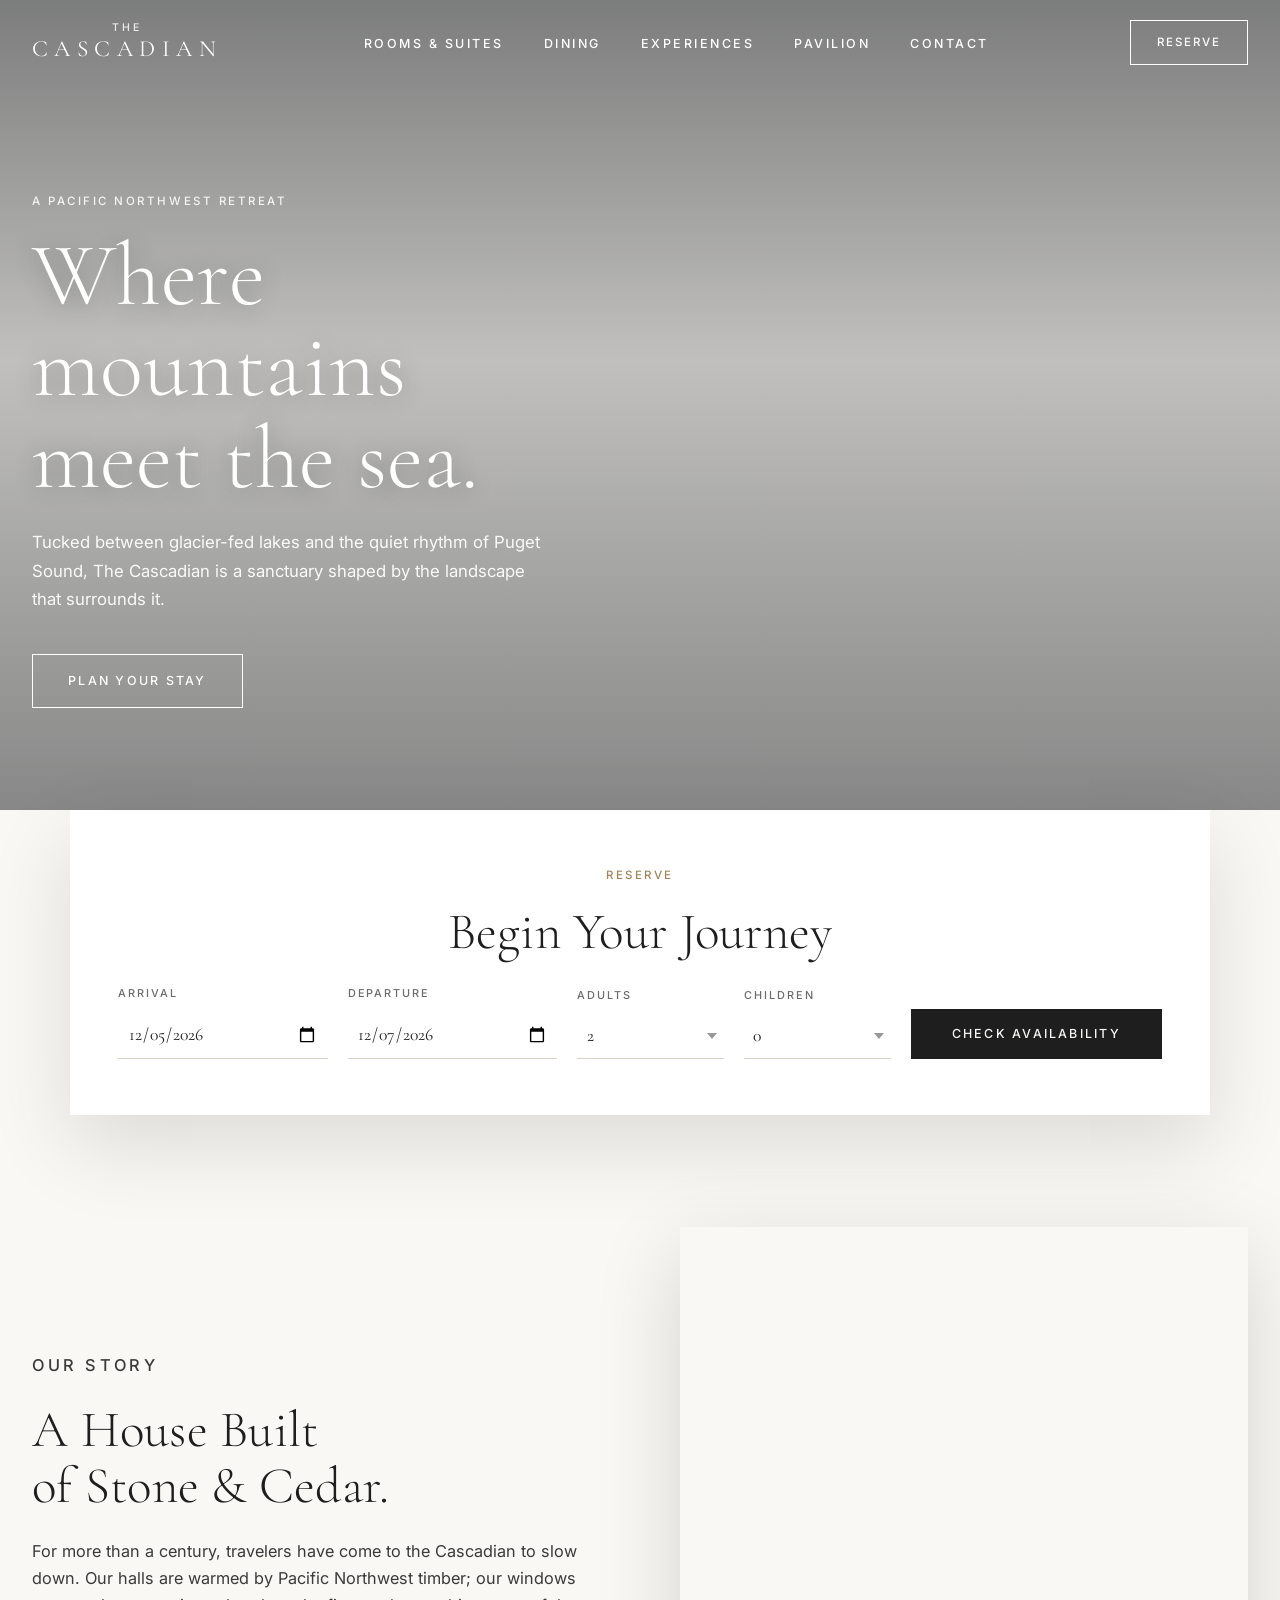
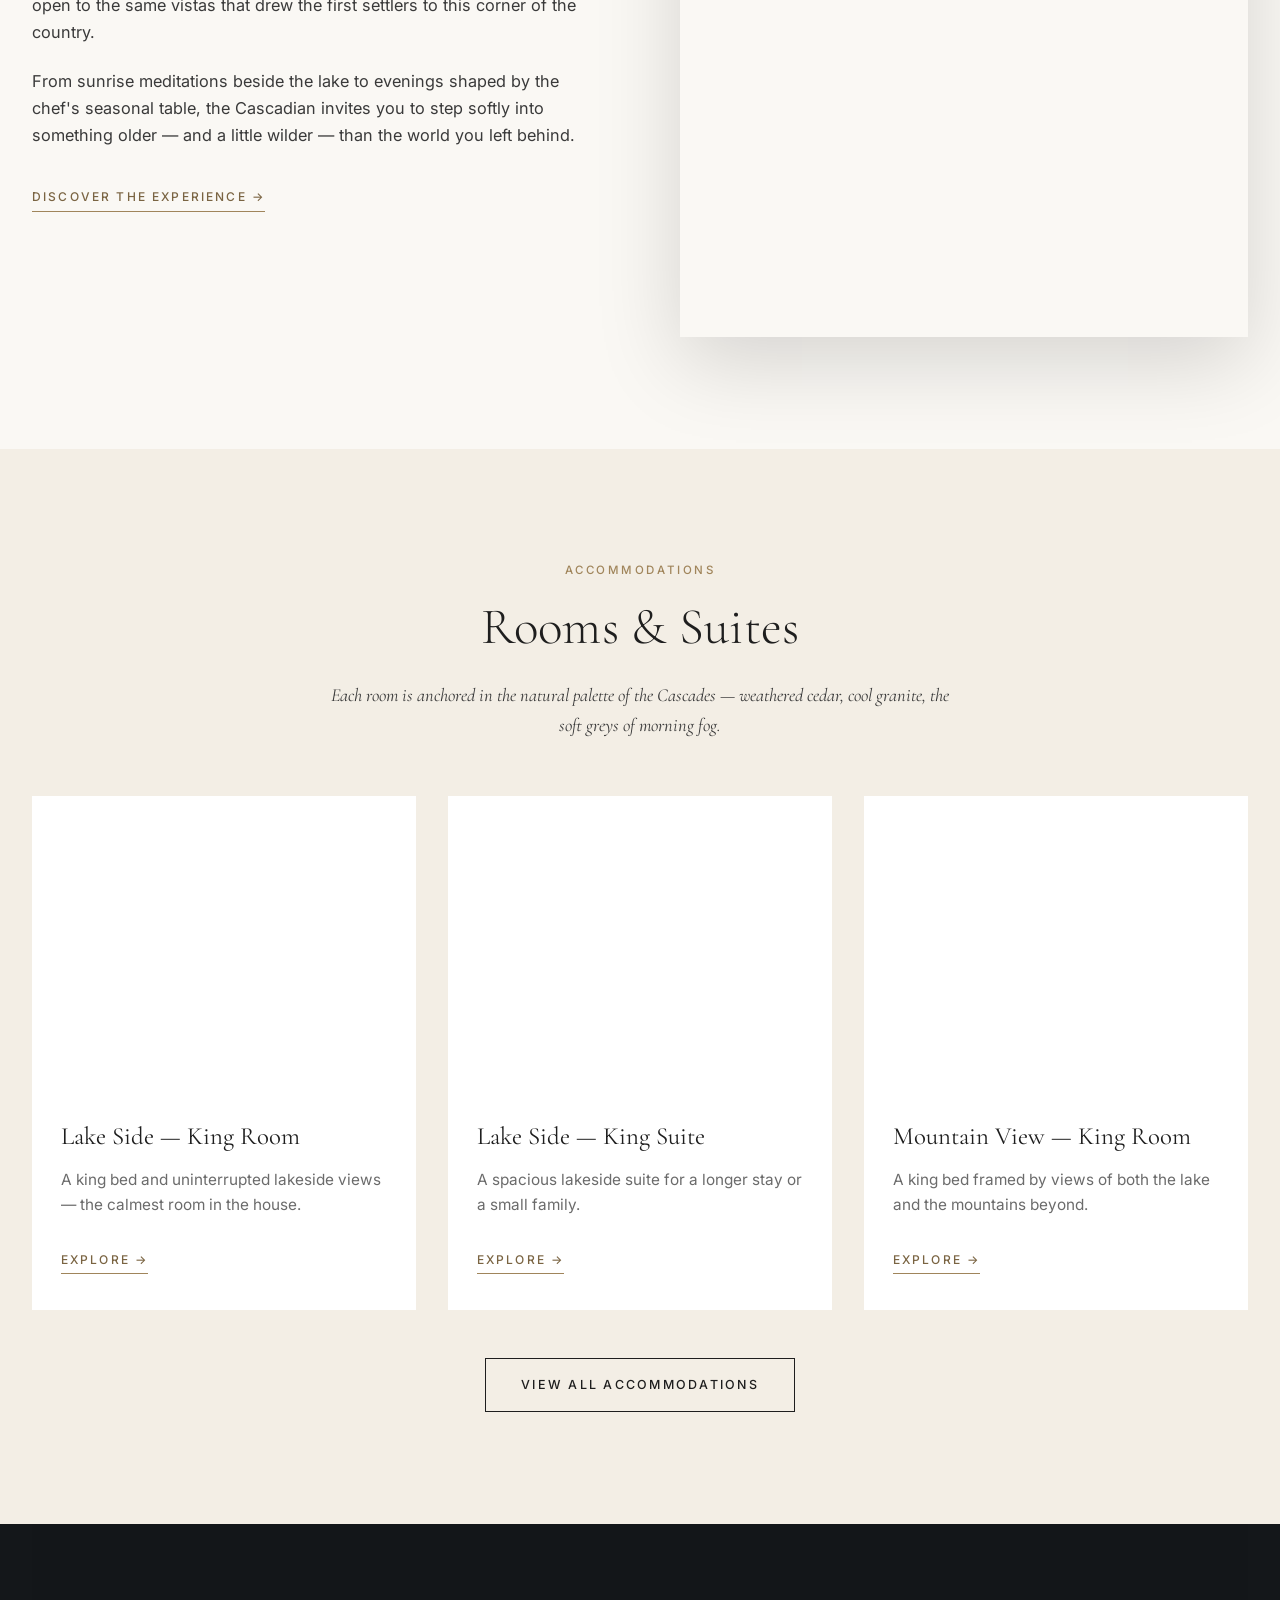
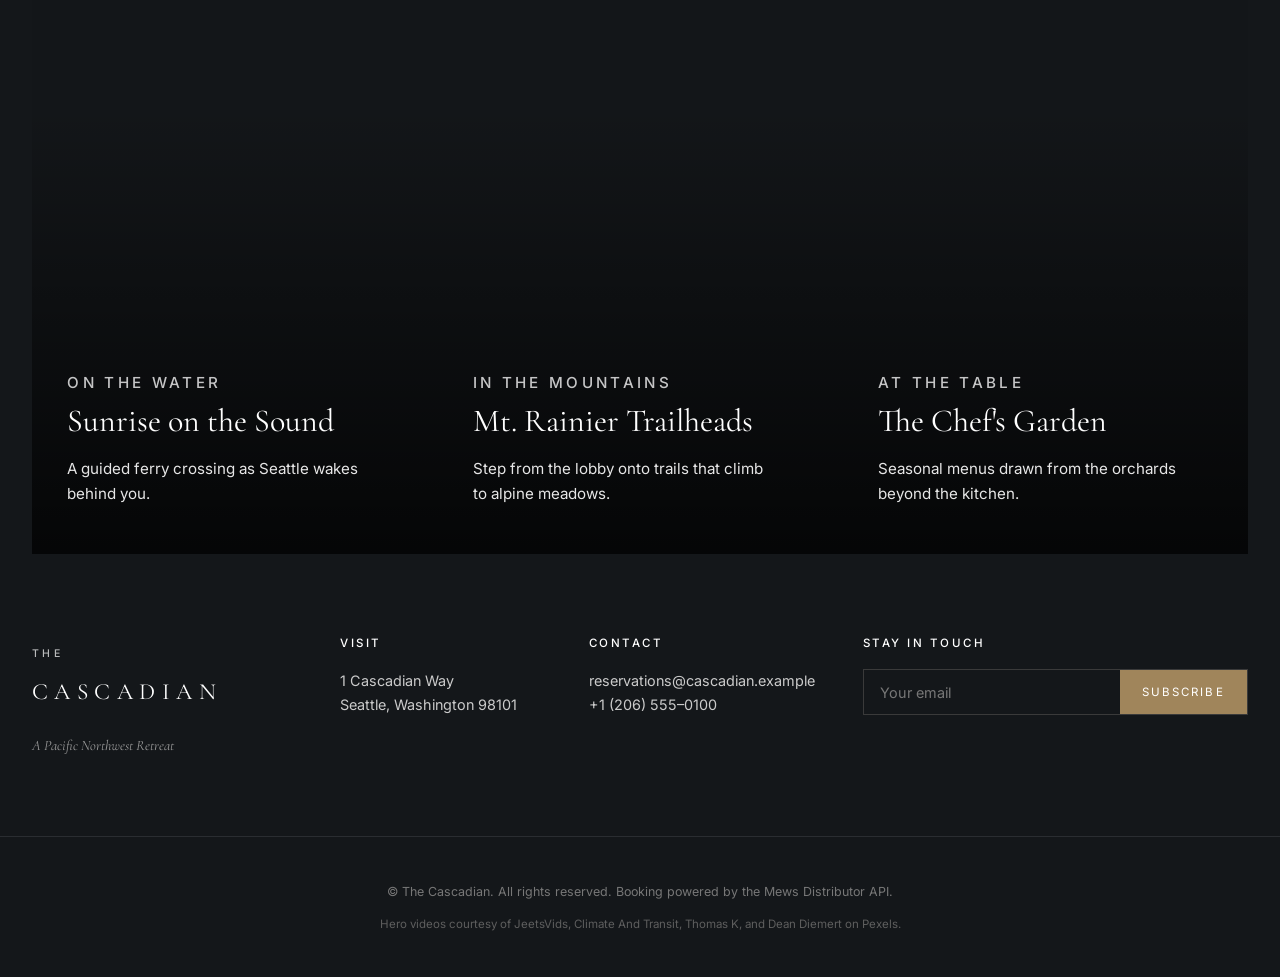
<file: index.html>
<!DOCTYPE html>
<html lang="en">
<head>
  <meta charset="UTF-8" />
  <meta name="viewport" content="width=device-width, initial-scale=1.0" />
  <title>The Cascadian — A Pacific Northwest Retreat</title>
  <meta name="description" content="The Cascadian — a luxury hideaway in the heart of the Pacific Northwest. Glacier vistas, alpine forests, and the timeless calm of the Sound." />

  <link rel="preconnect" href="https://fonts.googleapis.com" />
  <link rel="preconnect" href="https://fonts.gstatic.com" crossorigin />
  <link href="https://fonts.googleapis.com/css2?family=Cormorant+Garamond:wght@300;400;500;600&family=Inter:wght@300;400;500;600&display=swap" rel="stylesheet" />

  <link rel="stylesheet" href="css/main.css" />
  <link rel="stylesheet" href="css/booking.css" />
</head>
<body>

  <!-- ===================== NAV ===================== -->
  <header class="site-header" id="site-header">
    <div class="nav-inner">
      <a href="index.html" class="brand">
        <span class="brand-mark">THE</span>
        <span class="brand-name">CASCADIAN</span>
      </a>

      <nav class="primary-nav" aria-label="Primary">
        <ul>
          <li><a href="rooms.html">Rooms &amp; Suites</a></li>
          <li><a href="dining.html">Dining</a></li>
          <li><a href="experiences.html">Experiences</a></li>
          <li><a href="pavilion.html">Pavilion</a></li>
          <li><a href="#contact">Contact</a></li>
        </ul>
      </nav>

      <a href="#booking" class="cta-book">Reserve</a>
    </div>
  </header>

  <!-- ===================== HERO ===================== -->
  <section class="hero" id="hero">
    <div class="hero-video-stage" aria-hidden="true">
      <video class="hero-video active" autoplay muted loop playsinline preload="auto"
             data-credit="Video by JeetsVids / Pexels"
             src="https://github.com/blainehindman-mews/demo-api-booking-engine/releases/download/v1.0/hero-4-seattle-sunrise.mp4"></video>
      <video class="hero-video" muted loop playsinline preload="auto"
             data-credit="Video by Climate And Transit / Pexels"
             src="https://github.com/blainehindman-mews/demo-api-booking-engine/releases/download/v1.0/hero-3-seattle-from-ferry.mp4"></video>
      <video class="hero-video" muted loop playsinline preload="auto"
             data-credit="Video by Thomas K / Pexels"
             src="https://github.com/blainehindman-mews/demo-api-booking-engine/releases/download/v1.0/hero-5-diablo-lake.mp4"></video>
      <video class="hero-video" muted loop playsinline preload="auto"
             data-credit="Video by Dean Diemert / Pexels"
             src="https://github.com/blainehindman-mews/demo-api-booking-engine/releases/download/v1.0/hero-6-mt-rainier.mp4"></video>
      <video class="hero-video" muted loop playsinline preload="auto"
             data-credit="Video by JeetsVids / Pexels"
             src="https://github.com/blainehindman-mews/demo-api-booking-engine/releases/download/v1.0/hero-7-seattle-sailboat.mp4"></video>
      <div class="hero-tint"></div>
    </div>

    <div class="hero-copy">
      <p class="eyebrow">A Pacific Northwest Retreat</p>
      <h1 class="hero-title">
        Where mountains<br/>
        meet the sea.
      </h1>
      <p class="hero-sub">
        Tucked between glacier-fed lakes and the quiet rhythm of Puget Sound,
        The Cascadian is a sanctuary shaped by the landscape that surrounds it.
      </p>
      <a href="#booking" class="hero-cta">Plan Your Stay</a>
    </div>

    <div class="hero-credit" id="hero-credit"></div>

    <div class="hero-dots" aria-hidden="true">
      <button class="dot active" data-i="0"></button>
      <button class="dot" data-i="1"></button>
      <button class="dot" data-i="2"></button>
      <button class="dot" data-i="3"></button>
      <button class="dot" data-i="4"></button>
    </div>
  </section>

  <!-- ===================== BOOKING WIDGET ===================== -->
  <section class="booking-section" id="booking">
    <div class="container">
      <div class="booking-card">
        <p class="eyebrow center">Reserve</p>
        <h2 class="section-title center">Begin Your Journey</h2>

        <form id="booking-form" class="booking-form" autocomplete="off">
          <div class="field">
            <label for="arrival">Arrival</label>
            <input type="date" id="arrival" name="arrival" required />
          </div>
          <div class="field">
            <label for="departure">Departure</label>
            <input type="date" id="departure" name="departure" required />
          </div>
          <div class="field">
            <label for="adults">Adults</label>
            <select id="adults" name="adults">
              <option value="1">1</option>
              <option value="2" selected>2</option>
              <option value="3">3</option>
              <option value="4">4</option>
            </select>
          </div>
          <div class="field">
            <label for="children">Children</label>
            <select id="children" name="children">
              <option value="0" selected>0</option>
              <option value="1">1</option>
              <option value="2">2</option>
              <option value="3">3</option>
            </select>
          </div>
          <button type="submit" class="btn-primary">Check Availability</button>
        </form>

        <div id="availability-results" class="availability-results" aria-live="polite"></div>
      </div>
    </div>
  </section>

  <!-- ===================== STORY ===================== -->
  <section class="story">
    <div class="container two-col">
      <div class="col-text">
        <p class="eyebrow">Our Story</p>
        <h2 class="section-title">A House Built<br/>of Stone &amp; Cedar.</h2>
        <p>
          For more than a century, travelers have come to the Cascadian to slow
          down. Our halls are warmed by Pacific Northwest timber; our windows
          open to the same vistas that drew the first settlers to this corner of
          the country.
        </p>
        <p>
          From sunrise meditations beside the lake to evenings shaped by the
          chef's seasonal table, the Cascadian invites you to step softly into
          something older &mdash; and a little wilder &mdash; than the world you left behind.
        </p>
        <a href="experiences.html" class="link-arrow">Discover the Experience &rarr;</a>
      </div>
      <div class="col-image">
        <div class="image-frame frame-1"></div>
      </div>
    </div>
  </section>

  <!-- ===================== ROOMS PREVIEW ===================== -->
  <section class="rooms-preview">
    <div class="container">
      <p class="eyebrow center">Accommodations</p>
      <h2 class="section-title center">Rooms &amp; Suites</h2>
      <p class="section-sub center">
        Each room is anchored in the natural palette of the Cascades &mdash;
        weathered cedar, cool granite, the soft greys of morning fog.
      </p>

      <div class="rooms-grid" id="rooms-grid">
        <!-- Three signature categories — pulled from the real Mews inventory. -->
        <article class="room-card">
          <div class="room-image" style="background-image:url('https://cdn.mews-demo.com/Media/Image/dbbd5297-ca27-407a-87df-b4200133aa9d')"></div>
          <div class="room-body">
            <h3>Lake Side &mdash; King Room</h3>
            <p>A king bed and uninterrupted lakeside views &mdash; the calmest room in the house.</p>
            <a href="rooms.html" class="link-arrow">Explore &rarr;</a>
          </div>
        </article>
        <article class="room-card">
          <div class="room-image" style="background-image:url('https://cdn.mews-demo.com/Media/Image/3877921a-9c69-4304-b982-b41f011500d8')"></div>
          <div class="room-body">
            <h3>Lake Side &mdash; King Suite</h3>
            <p>A spacious lakeside suite for a longer stay or a small family.</p>
            <a href="rooms.html" class="link-arrow">Explore &rarr;</a>
          </div>
        </article>
        <article class="room-card">
          <div class="room-image" style="background-image:url('https://cdn.mews-demo.com/Media/Image/ed20877c-2d52-4e7a-87a0-b40c013f46dc')"></div>
          <div class="room-body">
            <h3>Mountain View &mdash; King Room</h3>
            <p>A king bed framed by views of both the lake and the mountains beyond.</p>
            <a href="rooms.html" class="link-arrow">Explore &rarr;</a>
          </div>
        </article>
      </div>

      <div class="center" style="margin-top: 3rem;">
        <a href="rooms.html" class="btn-secondary">View All Accommodations</a>
      </div>
    </div>
  </section>

  <!-- ===================== EXPERIENCES PREVIEW ===================== -->
  <section class="experiences-preview">
    <div class="container">
      <div class="exp-grid">
        <div class="exp-tile exp-tile-1">
          <div class="exp-overlay">
            <p class="eyebrow light">On the Water</p>
            <h3>Sunrise on the Sound</h3>
            <p>A guided ferry crossing as Seattle wakes behind you.</p>
          </div>
        </div>
        <div class="exp-tile exp-tile-2">
          <div class="exp-overlay">
            <p class="eyebrow light">In the Mountains</p>
            <h3>Mt. Rainier Trailheads</h3>
            <p>Step from the lobby onto trails that climb to alpine meadows.</p>
          </div>
        </div>
        <div class="exp-tile exp-tile-3">
          <div class="exp-overlay">
            <p class="eyebrow light">At the Table</p>
            <h3>The Chef's Garden</h3>
            <p>Seasonal menus drawn from the orchards beyond the kitchen.</p>
          </div>
        </div>
      </div>
    </div>
  </section>

  <!-- ===================== FOOTER ===================== -->
  <footer class="site-footer" id="contact">
    <div class="container footer-grid">
      <div>
        <p class="brand-mark dark">THE</p>
        <p class="brand-name dark">CASCADIAN</p>
        <p class="footer-tag">A Pacific Northwest Retreat</p>
      </div>
      <div>
        <h4>Visit</h4>
        <p>1 Cascadian Way<br/>Seattle, Washington 98101</p>
      </div>
      <div>
        <h4>Contact</h4>
        <p>reservations@cascadian.example<br/>+1 (206) 555&ndash;0100</p>
      </div>
      <div>
        <h4>Stay in Touch</h4>
        <form class="newsletter" onsubmit="event.preventDefault(); this.querySelector('button').textContent='Subscribed';">
          <input type="email" placeholder="Your email" required />
          <button type="submit">Subscribe</button>
        </form>
      </div>
    </div>
    <div class="footer-base">
      <p>&copy; The Cascadian. All rights reserved. Booking powered by the Mews Distributor API.</p>
      <p class="legal-small">Hero videos courtesy of JeetsVids, Climate And Transit, Thomas K, and Dean Diemert on Pexels.</p>
    </div>
  </footer>

  <script src="js/config.js"></script>
  <script src="js/main.js"></script>
  <script src="js/booking.js"></script>
</body>
</html>
</file>
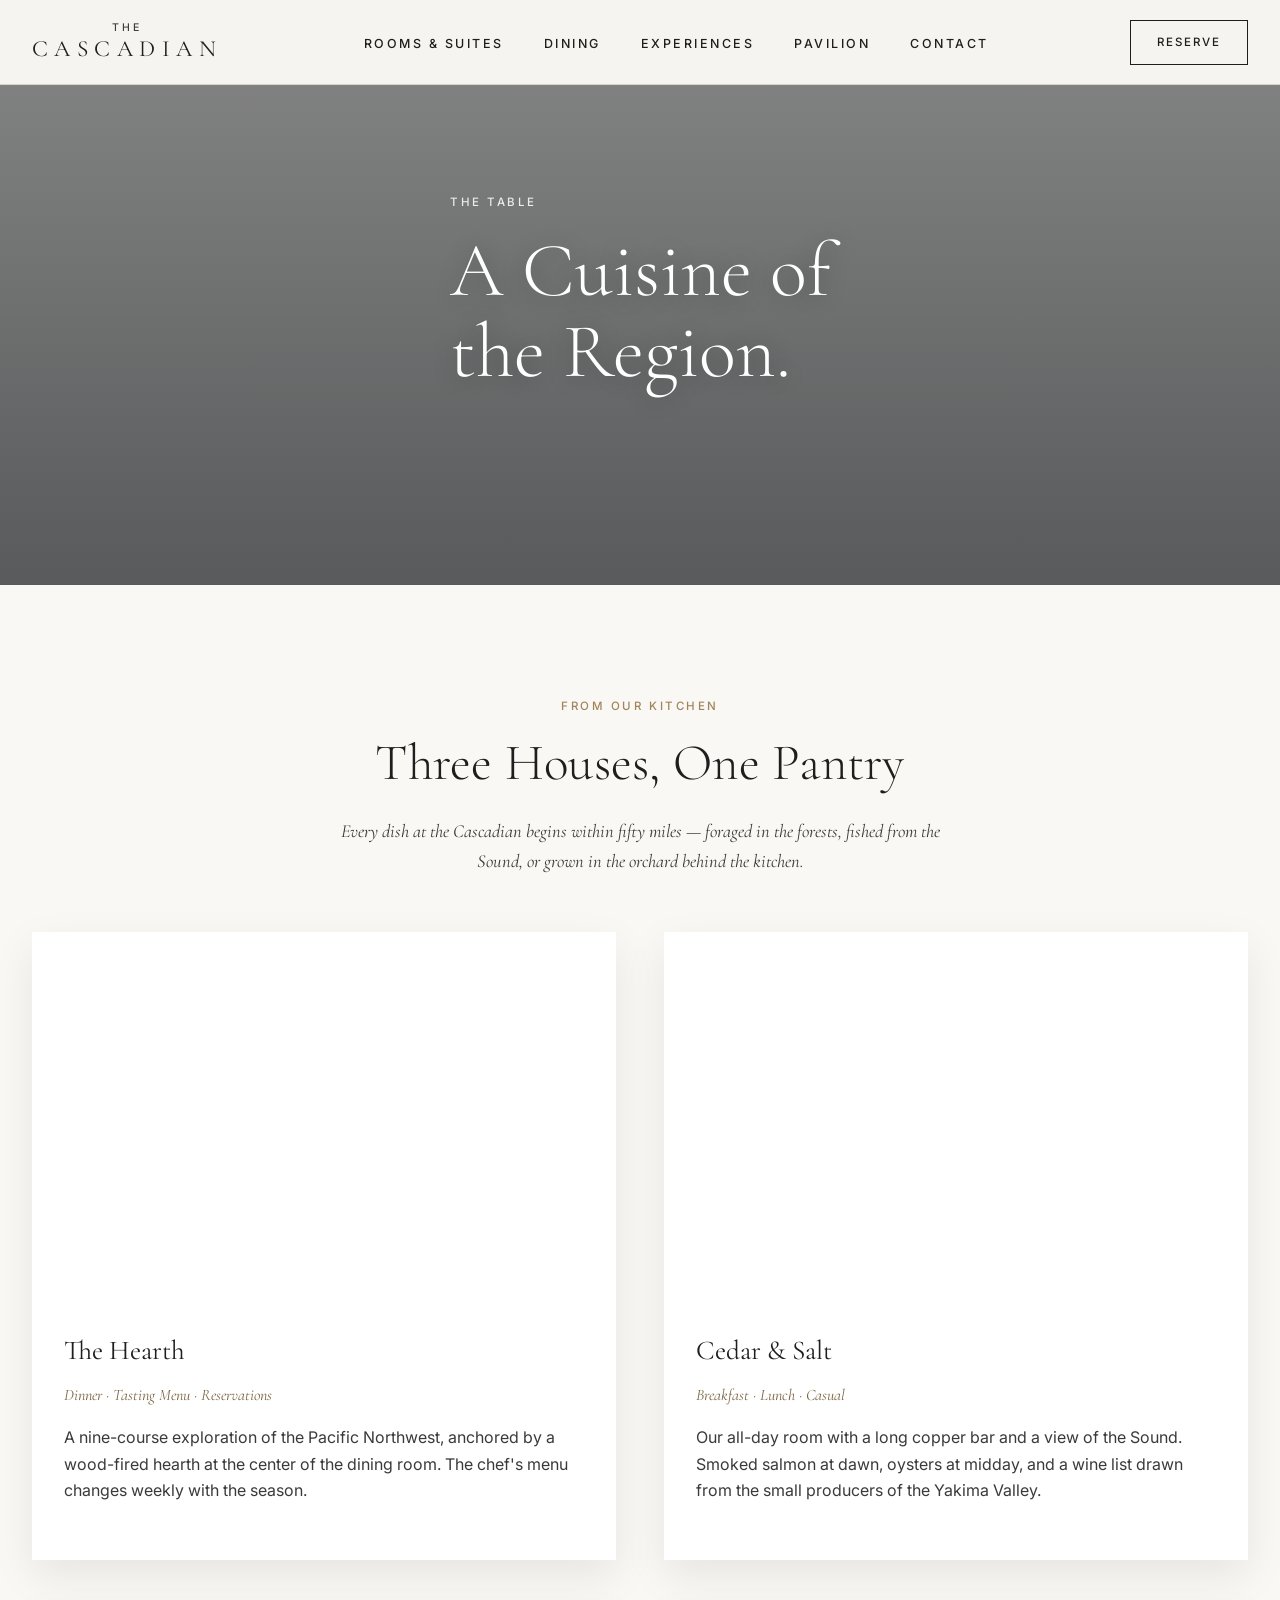
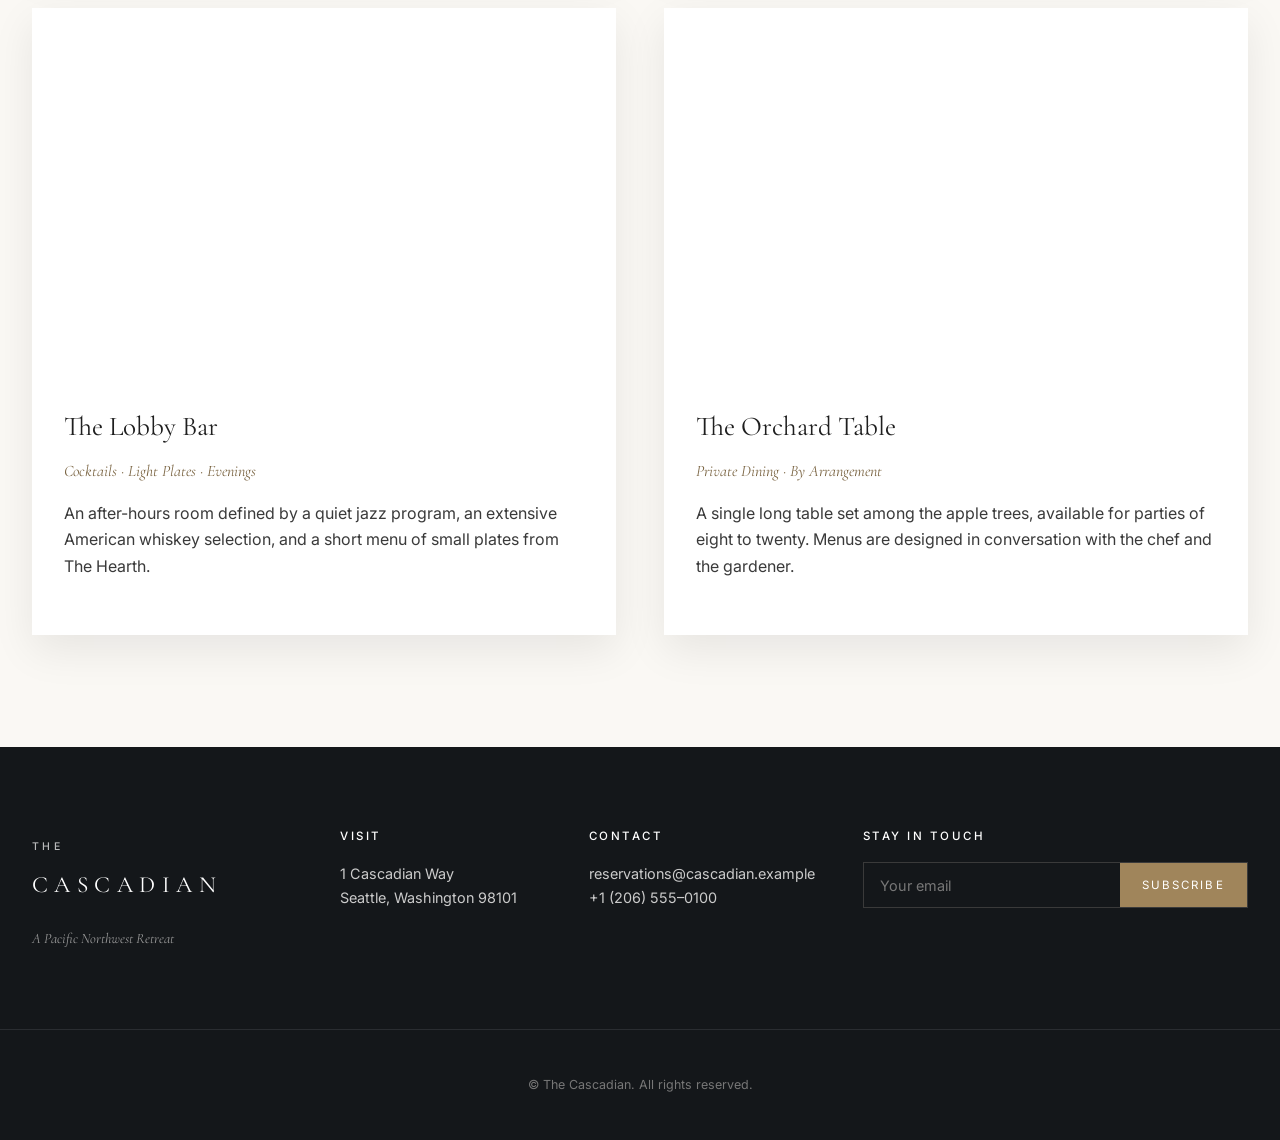
<file: dining.html>
<!DOCTYPE html>
<html lang="en">
<head>
  <meta charset="UTF-8" />
  <meta name="viewport" content="width=device-width, initial-scale=1.0" />
  <title>Dining — The Cascadian</title>
  <link rel="preconnect" href="https://fonts.googleapis.com" />
  <link rel="preconnect" href="https://fonts.gstatic.com" crossorigin />
  <link href="https://fonts.googleapis.com/css2?family=Cormorant+Garamond:wght@300;400;500;600&family=Inter:wght@300;400;500;600&display=swap" rel="stylesheet" />
  <link rel="stylesheet" href="css/main.css" />
</head>
<body>

  <header class="site-header scrolled" id="site-header">
    <div class="nav-inner">
      <a href="index.html" class="brand">
        <span class="brand-mark">THE</span>
        <span class="brand-name">CASCADIAN</span>
      </a>
      <nav class="primary-nav" aria-label="Primary">
        <ul>
          <li><a href="rooms.html">Rooms &amp; Suites</a></li>
          <li><a href="dining.html">Dining</a></li>
          <li><a href="experiences.html">Experiences</a></li>
          <li><a href="pavilion.html">Pavilion</a></li>
          <li><a href="index.html#contact">Contact</a></li>
        </ul>
      </nav>
      <a href="index.html#booking" class="cta-book">Reserve</a>
    </div>
  </header>

  <section class="subhero dining">
    <div class="container">
      <p class="eyebrow">The Table</p>
      <h1>A Cuisine of<br/>the Region.</h1>
    </div>
  </section>

  <section>
    <div class="container">
      <p class="eyebrow center">From Our Kitchen</p>
      <h2 class="section-title center">Three Houses, One Pantry</h2>
      <p class="section-sub center">
        Every dish at the Cascadian begins within fifty miles &mdash; foraged
        in the forests, fished from the Sound, or grown in the orchard behind
        the kitchen.
      </p>

      <div class="dining-grid">
        <article class="dining-card">
          <div class="di-img" style="background-image:url('https://images.unsplash.com/photo-1414235077428-338989a2e8c0?auto=format&fit=crop&w=1400&q=80')"></div>
          <div class="di-body">
            <h3>The Hearth</h3>
            <p class="di-sub">Dinner · Tasting Menu · Reservations</p>
            <p>A nine-course exploration of the Pacific Northwest, anchored by a wood-fired hearth at the center of the dining room. The chef's menu changes weekly with the season.</p>
          </div>
        </article>

        <article class="dining-card">
          <div class="di-img" style="background-image:url('https://images.unsplash.com/photo-1481931098730-318b6f776db0?auto=format&fit=crop&w=1400&q=80')"></div>
          <div class="di-body">
            <h3>Cedar &amp; Salt</h3>
            <p class="di-sub">Breakfast · Lunch · Casual</p>
            <p>Our all-day room with a long copper bar and a view of the Sound. Smoked salmon at dawn, oysters at midday, and a wine list drawn from the small producers of the Yakima Valley.</p>
          </div>
        </article>

        <article class="dining-card">
          <div class="di-img" style="background-image:url('https://images.unsplash.com/photo-1470337458703-46ad1756a187?auto=format&fit=crop&w=1400&q=80')"></div>
          <div class="di-body">
            <h3>The Lobby Bar</h3>
            <p class="di-sub">Cocktails · Light Plates · Evenings</p>
            <p>An after-hours room defined by a quiet jazz program, an extensive American whiskey selection, and a short menu of small plates from The Hearth.</p>
          </div>
        </article>

        <article class="dining-card">
          <div class="di-img" style="background-image:url('https://images.unsplash.com/photo-1559339352-11d035aa65de?auto=format&fit=crop&w=1400&q=80')"></div>
          <div class="di-body">
            <h3>The Orchard Table</h3>
            <p class="di-sub">Private Dining · By Arrangement</p>
            <p>A single long table set among the apple trees, available for parties of eight to twenty. Menus are designed in conversation with the chef and the gardener.</p>
          </div>
        </article>
      </div>
    </div>
  </section>

  <footer class="site-footer">
    <div class="container footer-grid">
      <div>
        <p class="brand-mark dark">THE</p>
        <p class="brand-name dark">CASCADIAN</p>
        <p class="footer-tag">A Pacific Northwest Retreat</p>
      </div>
      <div>
        <h4>Visit</h4>
        <p>1 Cascadian Way<br/>Seattle, Washington 98101</p>
      </div>
      <div>
        <h4>Contact</h4>
        <p>reservations@cascadian.example<br/>+1 (206) 555&ndash;0100</p>
      </div>
      <div>
        <h4>Stay in Touch</h4>
        <form class="newsletter" onsubmit="event.preventDefault(); this.querySelector('button').textContent='Subscribed';">
          <input type="email" placeholder="Your email" required />
          <button type="submit">Subscribe</button>
        </form>
      </div>
    </div>
    <div class="footer-base">
      <p>&copy; The Cascadian. All rights reserved.</p>
    </div>
  </footer>
</body>
</html>
</file>
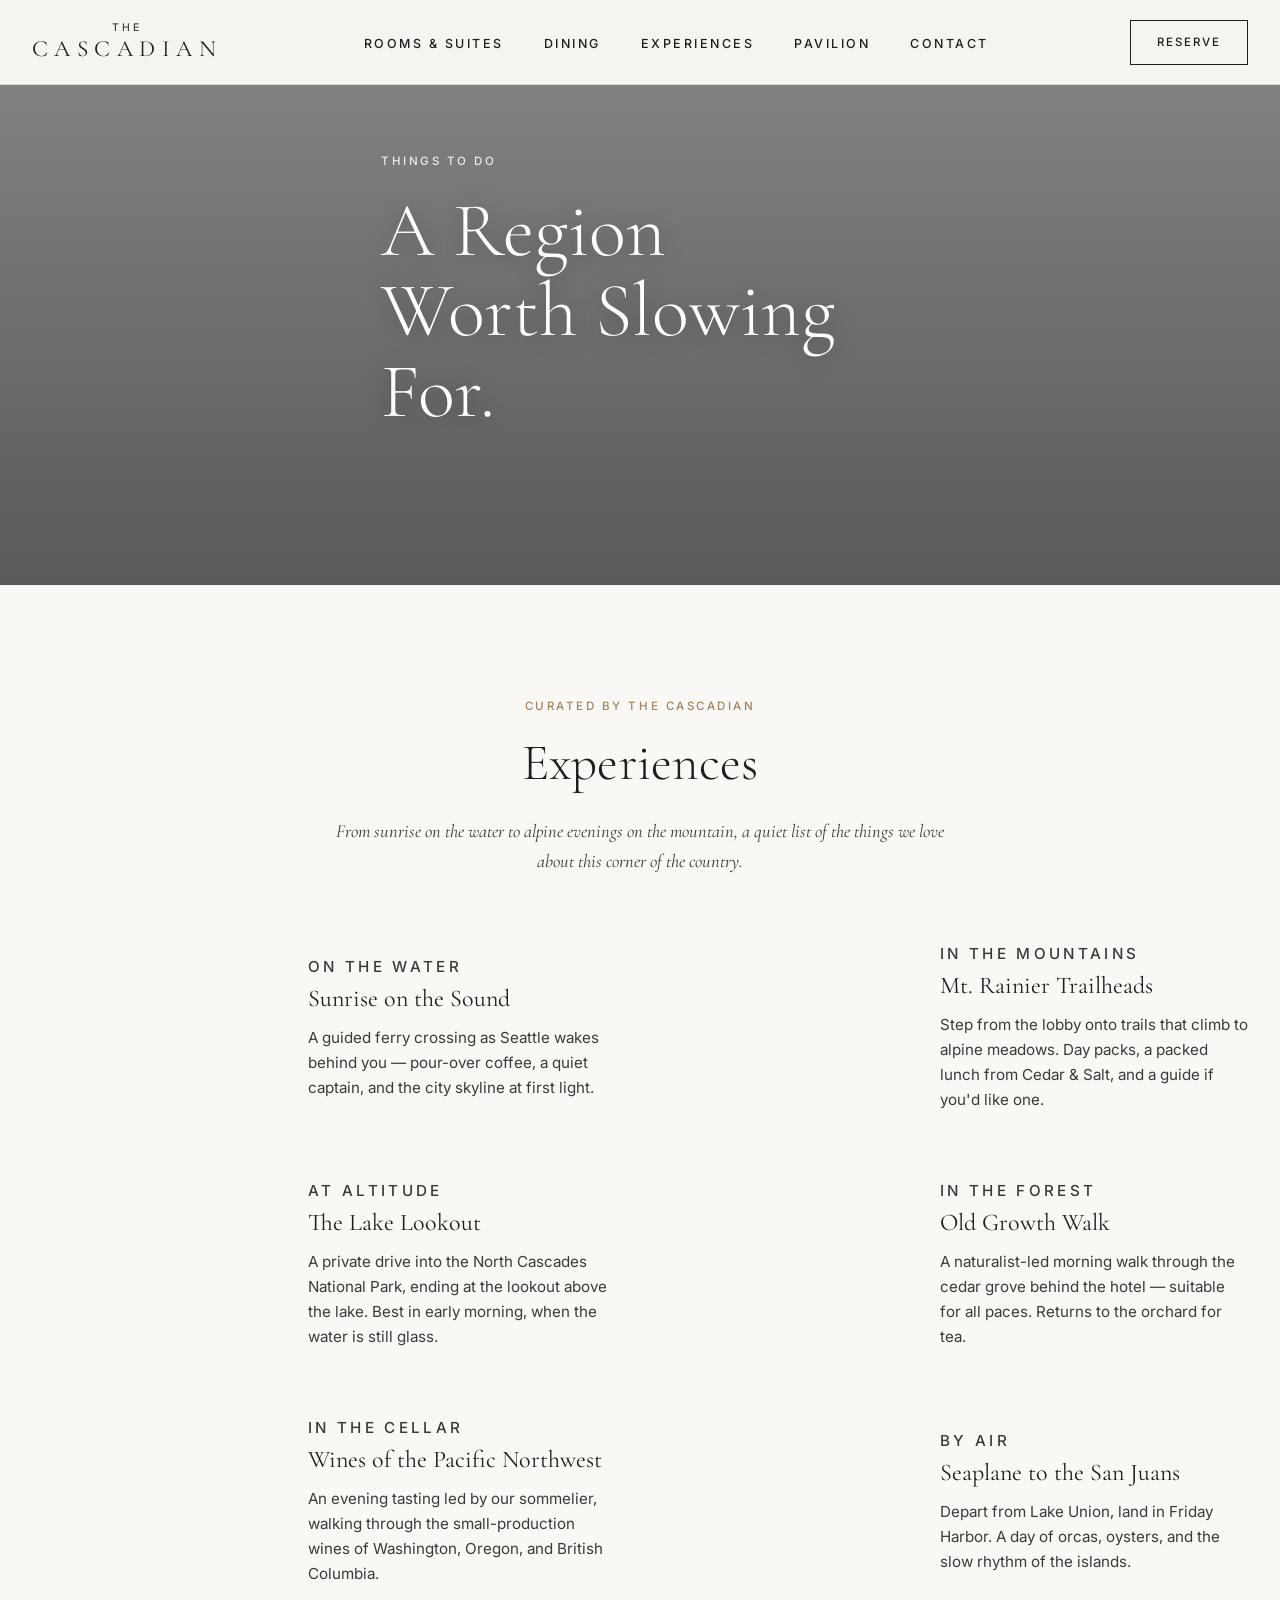
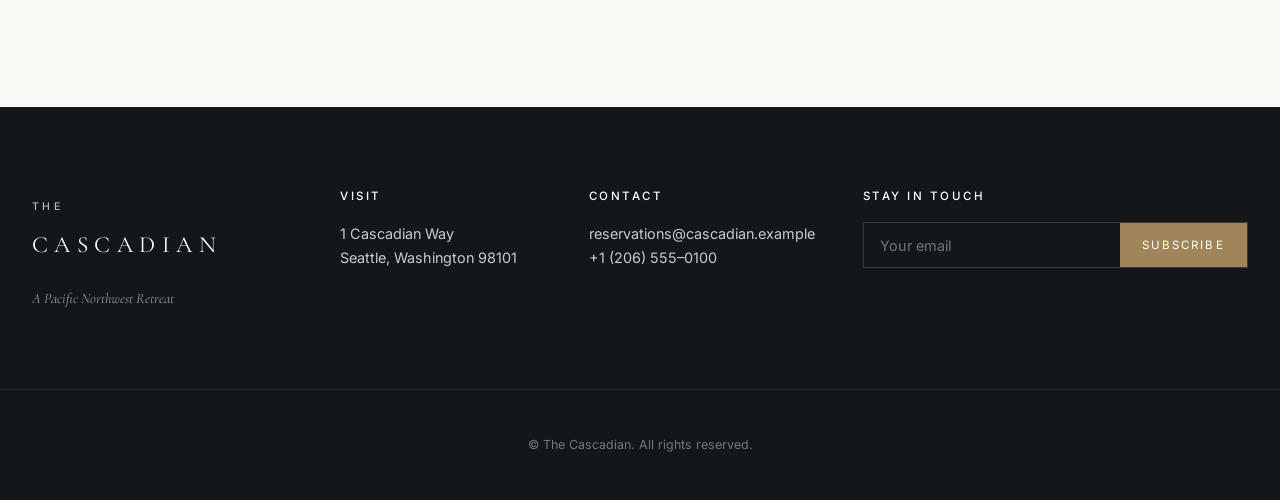
<file: experiences.html>
<!DOCTYPE html>
<html lang="en">
<head>
  <meta charset="UTF-8" />
  <meta name="viewport" content="width=device-width, initial-scale=1.0" />
  <title>Experiences — The Cascadian</title>
  <link rel="preconnect" href="https://fonts.googleapis.com" />
  <link rel="preconnect" href="https://fonts.gstatic.com" crossorigin />
  <link href="https://fonts.googleapis.com/css2?family=Cormorant+Garamond:wght@300;400;500;600&family=Inter:wght@300;400;500;600&display=swap" rel="stylesheet" />
  <link rel="stylesheet" href="css/main.css" />
</head>
<body>

  <header class="site-header scrolled" id="site-header">
    <div class="nav-inner">
      <a href="index.html" class="brand">
        <span class="brand-mark">THE</span>
        <span class="brand-name">CASCADIAN</span>
      </a>
      <nav class="primary-nav" aria-label="Primary">
        <ul>
          <li><a href="rooms.html">Rooms &amp; Suites</a></li>
          <li><a href="dining.html">Dining</a></li>
          <li><a href="experiences.html">Experiences</a></li>
          <li><a href="pavilion.html">Pavilion</a></li>
          <li><a href="index.html#contact">Contact</a></li>
        </ul>
      </nav>
      <a href="index.html#booking" class="cta-book">Reserve</a>
    </div>
  </header>

  <section class="subhero experiences">
    <div class="container">
      <p class="eyebrow">Things to Do</p>
      <h1>A Region<br/>Worth Slowing For.</h1>
    </div>
  </section>

  <section>
    <div class="container">
      <p class="eyebrow center">Curated by The Cascadian</p>
      <h2 class="section-title center">Experiences</h2>
      <p class="section-sub center">
        From sunrise on the water to alpine evenings on the mountain, a quiet
        list of the things we love about this corner of the country.
      </p>

      <div class="exp-list">
        <article class="exp-item">
          <div class="exp-img" style="background-image:url('https://images.unsplash.com/photo-1502920917128-1aa500764cbd?auto=format&fit=crop&w=1200&q=80')"></div>
          <div>
            <p class="eyebrow">On the Water</p>
            <h3>Sunrise on the Sound</h3>
            <p>A guided ferry crossing as Seattle wakes behind you &mdash; pour-over coffee, a quiet captain, and the city skyline at first light.</p>
          </div>
        </article>

        <article class="exp-item">
          <div class="exp-img" style="background-image:url('https://images.unsplash.com/photo-1464822759023-fed622ff2c3b?auto=format&fit=crop&w=1200&q=80')"></div>
          <div>
            <p class="eyebrow">In the Mountains</p>
            <h3>Mt. Rainier Trailheads</h3>
            <p>Step from the lobby onto trails that climb to alpine meadows. Day packs, a packed lunch from Cedar &amp; Salt, and a guide if you'd like one.</p>
          </div>
        </article>

        <article class="exp-item">
          <div class="exp-img" style="background-image:url('https://images.unsplash.com/photo-1470770841072-f978cf4d019e?auto=format&fit=crop&w=1200&q=80')"></div>
          <div>
            <p class="eyebrow">At Altitude</p>
            <h3>The Lake Lookout</h3>
            <p>A private drive into the North Cascades National Park, ending at the lookout above the lake. Best in early morning, when the water is still glass.</p>
          </div>
        </article>

        <article class="exp-item">
          <div class="exp-img" style="background-image:url('https://images.unsplash.com/photo-1438565434616-3ef039228b15?auto=format&fit=crop&w=1200&q=80')"></div>
          <div>
            <p class="eyebrow">In the Forest</p>
            <h3>Old Growth Walk</h3>
            <p>A naturalist-led morning walk through the cedar grove behind the hotel &mdash; suitable for all paces. Returns to the orchard for tea.</p>
          </div>
        </article>

        <article class="exp-item">
          <div class="exp-img" style="background-image:url('https://images.pexels.com/photos/28701326/pexels-photo-28701326.jpeg?auto=compress&cs=tinysrgb&w=1200')"></div>
          <div>
            <p class="eyebrow">In the Cellar</p>
            <h3>Wines of the Pacific Northwest</h3>
            <p>An evening tasting led by our sommelier, walking through the small-production wines of Washington, Oregon, and British Columbia.</p>
          </div>
        </article>

        <article class="exp-item">
          <div class="exp-img" style="background-image:url('https://images.pexels.com/photos/35237027/pexels-photo-35237027.jpeg?auto=compress&cs=tinysrgb&w=1200')"></div>
          <div>
            <p class="eyebrow">By Air</p>
            <h3>Seaplane to the San Juans</h3>
            <p>Depart from Lake Union, land in Friday Harbor. A day of orcas, oysters, and the slow rhythm of the islands.</p>
          </div>
        </article>
      </div>
    </div>
  </section>

  <footer class="site-footer">
    <div class="container footer-grid">
      <div>
        <p class="brand-mark dark">THE</p>
        <p class="brand-name dark">CASCADIAN</p>
        <p class="footer-tag">A Pacific Northwest Retreat</p>
      </div>
      <div>
        <h4>Visit</h4>
        <p>1 Cascadian Way<br/>Seattle, Washington 98101</p>
      </div>
      <div>
        <h4>Contact</h4>
        <p>reservations@cascadian.example<br/>+1 (206) 555&ndash;0100</p>
      </div>
      <div>
        <h4>Stay in Touch</h4>
        <form class="newsletter" onsubmit="event.preventDefault(); this.querySelector('button').textContent='Subscribed';">
          <input type="email" placeholder="Your email" required />
          <button type="submit">Subscribe</button>
        </form>
      </div>
    </div>
    <div class="footer-base">
      <p>&copy; The Cascadian. All rights reserved.</p>
    </div>
  </footer>
</body>
</html>
</file>
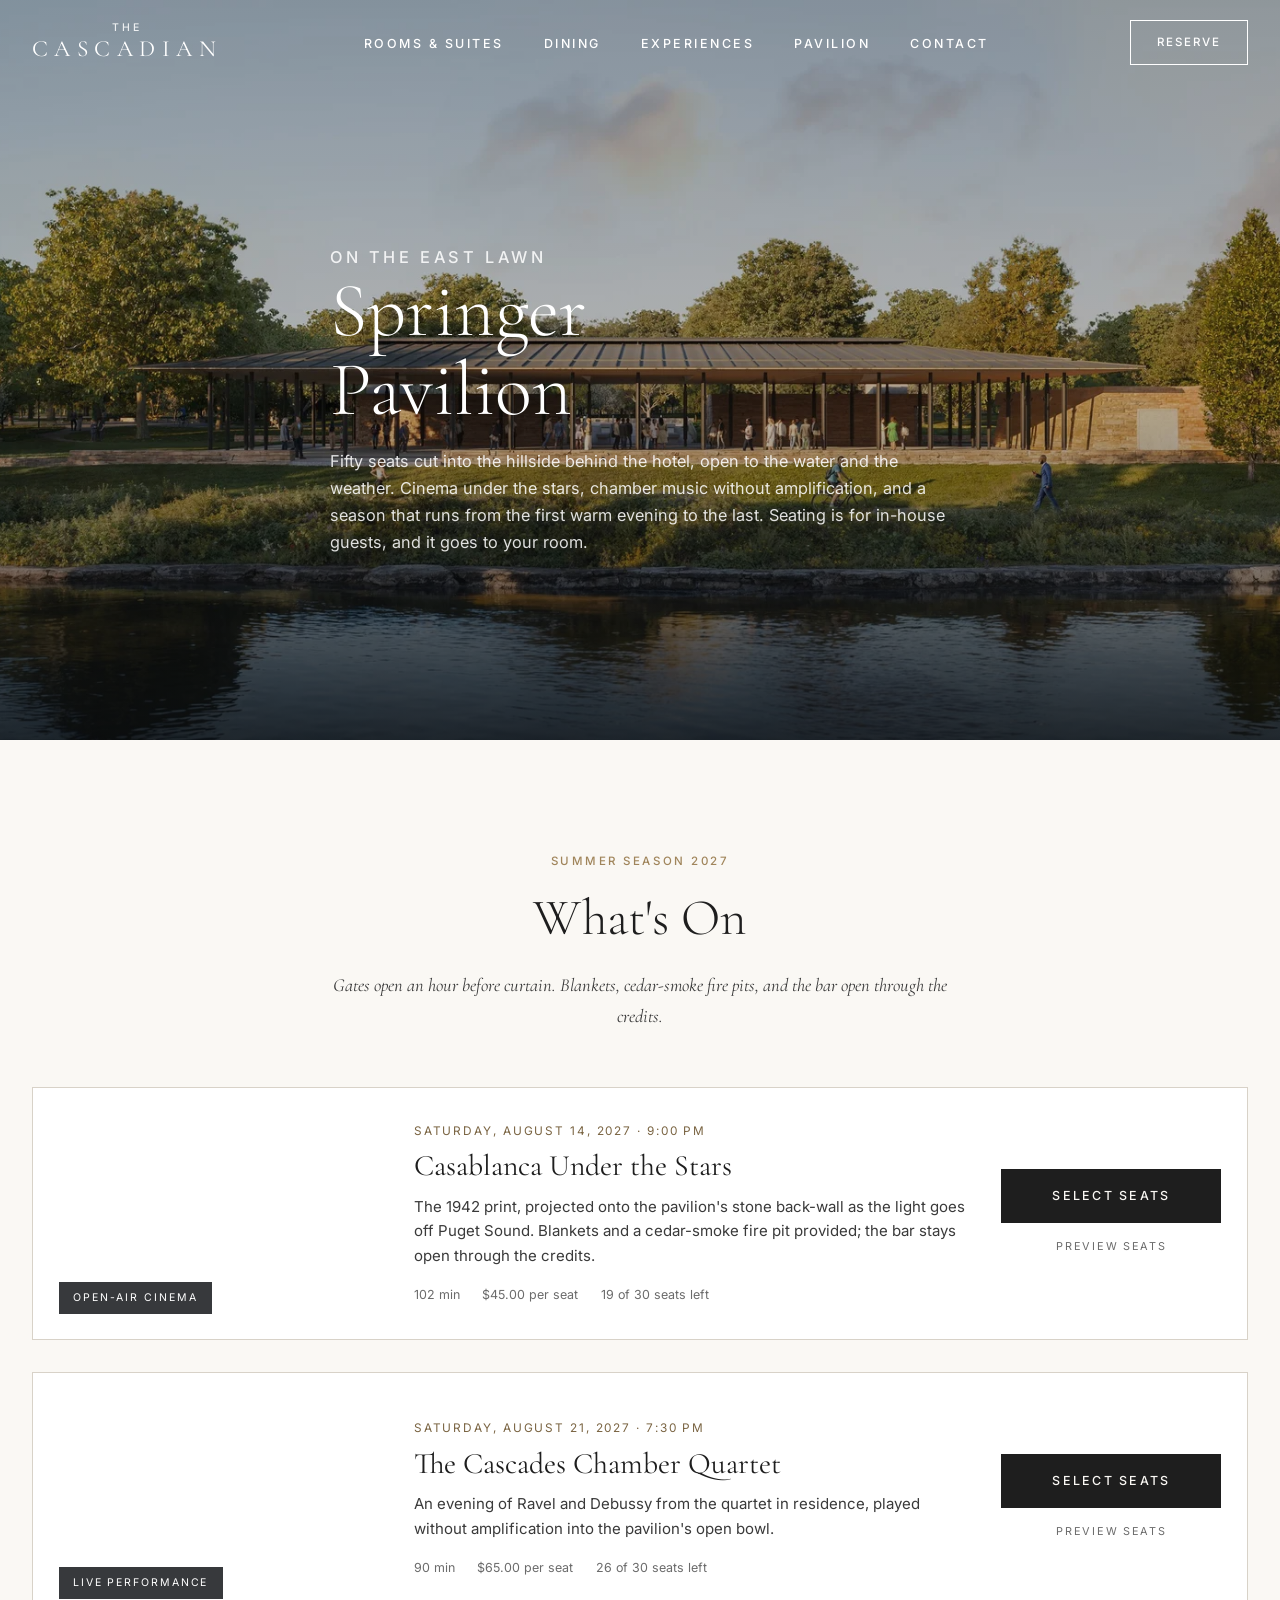
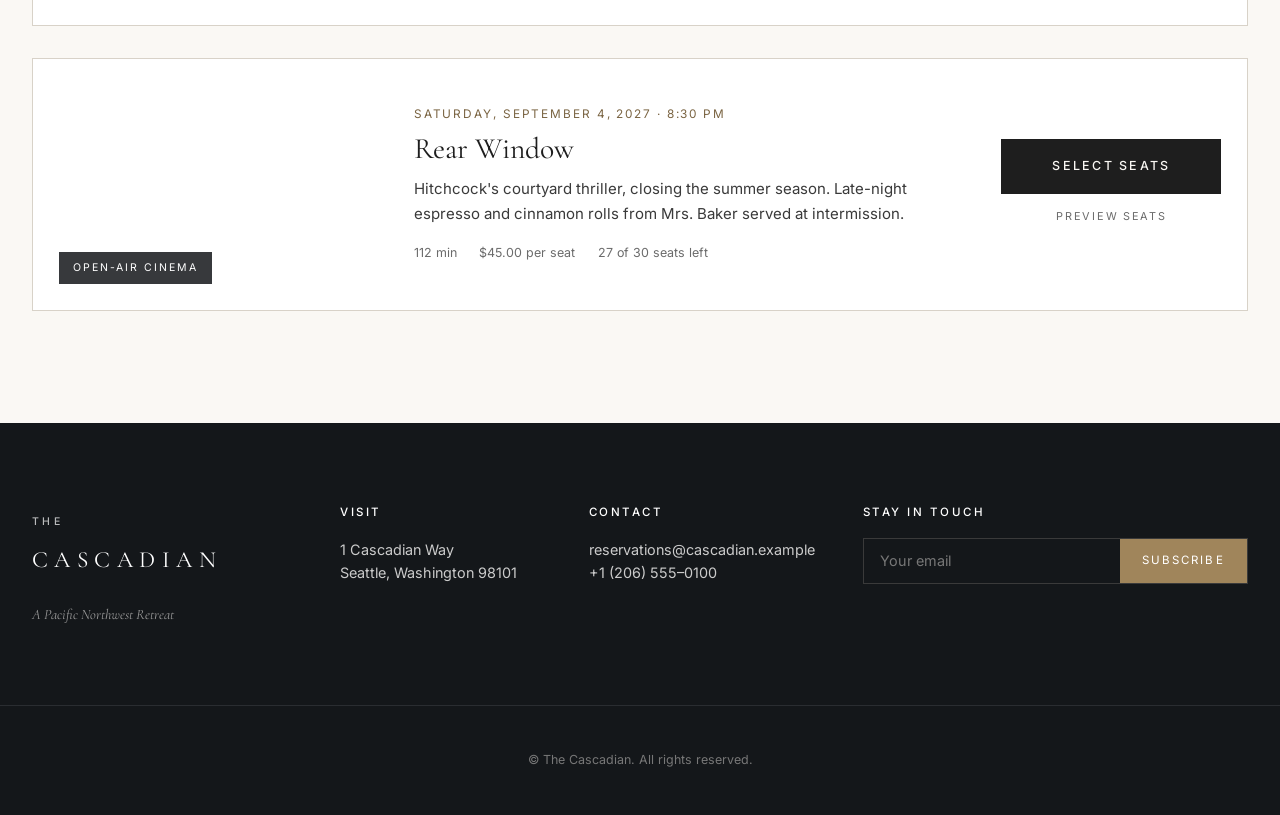
<file: pavilion.html>
<!DOCTYPE html>
<html lang="en">
<head>
  <meta charset="UTF-8" />
  <meta name="viewport" content="width=device-width, initial-scale=1.0" />
  <title>Springer Pavilion — The Cascadian</title>
  <link rel="preconnect" href="https://fonts.googleapis.com" />
  <link rel="preconnect" href="https://fonts.gstatic.com" crossorigin />
  <link href="https://fonts.googleapis.com/css2?family=Cormorant+Garamond:wght@300;400;500;600&family=Inter:wght@300;400;500;600&display=swap" rel="stylesheet" />
  <link rel="stylesheet" href="css/main.css" />
  <link rel="stylesheet" href="css/booking.css" />
  <link rel="stylesheet" href="css/springer.css" />
</head>
<body>

  <header class="site-header scrolled" id="site-header">
    <div class="nav-inner">
      <a href="index.html" class="brand">
        <span class="brand-mark">THE</span>
        <span class="brand-name">CASCADIAN</span>
      </a>
      <nav class="primary-nav" aria-label="Primary">
        <ul>
          <li><a href="rooms.html">Rooms &amp; Suites</a></li>
          <li><a href="dining.html">Dining</a></li>
          <li><a href="experiences.html">Experiences</a></li>
          <li><a href="pavilion.html">Pavilion</a></li>
          <li><a href="index.html#contact">Contact</a></li>
        </ul>
      </nav>
      <a href="index.html#booking" class="cta-book">Reserve</a>
    </div>
  </header>

  <!-- ===== venue hero ===== -->
  <section class="spr-hero" style="background-image:url('assets/images/springer-pavilion.webp')">
    <div class="container">
      <p class="eyebrow">On the East Lawn</p>
      <h1>Springer<br/>Pavilion</h1>
      <p>
        Fifty seats cut into the hillside behind the hotel, open to the water and
        the weather. Cinema under the stars, chamber music without amplification,
        and a season that runs from the first warm evening to the last.
        Seating is for in-house guests, and it goes to your room.
      </p>
    </div>
  </section>

  <!-- ===== events ===== -->
  <section>
    <div class="container">
      <p class="eyebrow center">Summer Season 2027</p>
      <h2 class="section-title center">What's On</h2>
      <p class="section-sub center">
        Gates open an hour before curtain. Blankets, cedar-smoke fire pits, and
        the bar open through the credits.
      </p>

      <div class="spr-events" id="spr-events">
        <p class="av-status">Loading the season&hellip;</p>
      </div>

    </div>
  </section>

  <!-- ===== booking modal ===== -->
  <div class="spr-modal" id="spr-modal" aria-hidden="true">
    <div class="spr-modal-backdrop" data-spr-close></div>
    <div class="spr-modal-panel" role="dialog" aria-modal="true" aria-labelledby="spr-modal-title">
      <button type="button" class="spr-modal-close" data-spr-close aria-label="Close">&times;</button>

      <div class="spr-modal-head">
        <p class="eyebrow">Springer Pavilion</p>
        <h3 id="spr-modal-title">Performance</h3>
        <p class="spr-modal-when" id="spr-modal-when"></p>
      </div>

      <!-- step 0 — read-only seat preview (no lookup required) -->
      <div class="spr-step" data-step="preview" hidden>
        <h4>Seats still open</h4>
        <p class="spr-lede">
          A look at the house as it stands. To claim any of these we'll need to find
          your booking first &mdash; seats are for guests staying with us that night.
        </p>

        <div class="spr-stage">
          <div class="spr-stage-bar">Stage</div>
        </div>

        <div class="spr-seatgrid spr-seatgrid-preview" id="spr-preview-grid"></div>

        <div class="spr-legend">
          <span><i class="spr-swatch open"></i> Available</span>
          <span><i class="spr-swatch sold"></i> Taken</span>
          <span><i class="spr-swatch held"></i> Staff held</span>
        </div>

        <div class="spr-stepfoot">
          <span class="spr-count" id="spr-preview-count"></span>
          <button type="button" class="btn-primary" id="spr-preview-claim">Claim Seats</button>
        </div>
      </div>

      <!-- step 1 — verify the reservation -->
      <div class="spr-step" data-step="verify">
        <h4>First, find your booking</h4>
        <p class="spr-lede">
          Seats are held for guests staying with us that night. Enter the surname on
          the booking and your confirmation number.
        </p>
        <p class="spr-error" id="spr-verify-error" hidden></p>
        <form id="spr-verify-form" novalidate>
          <div class="spr-fields">
            <div class="spr-field">
              <label for="spr-lastname">Surname</label>
              <input type="text" id="spr-lastname" autocomplete="family-name" required />
            </div>
            <div class="spr-field">
              <label for="spr-confirmation">Confirmation number</label>
              <input type="text" id="spr-confirmation" inputmode="numeric" required />
            </div>
          </div>
          <button type="submit" class="btn-primary" id="spr-verify-btn">Find My Booking</button>
        </form>
      </div>

      <!-- step 2 — seat map -->
      <div class="spr-step" data-step="seats" hidden>
        <p class="spr-welcome" id="spr-seat-welcome"></p>

        <div class="spr-stage">
          <div class="spr-stage-bar">Stage</div>
        </div>

        <div class="spr-seatgrid" id="spr-seatgrid"></div>

        <div class="spr-legend">
          <span><i class="spr-swatch open"></i> Available</span>
          <span><i class="spr-swatch selected"></i> Yours</span>
          <span><i class="spr-swatch sold"></i> Taken</span>
          <span><i class="spr-swatch held"></i> Staff held</span>
        </div>

        <p class="spr-seat-hint" id="spr-seat-hint"></p>

        <div class="spr-stepfoot">
          <span class="spr-count" id="spr-seat-count"></span>
          <button type="button" class="btn-primary" id="spr-to-review" disabled>Review &amp; Charge</button>
        </div>
      </div>

      <!-- step 3 — review, add-ons, charge -->
      <div class="spr-step" data-step="review" hidden>
        <h4>Confirm your seats</h4>
        <div id="spr-review-summary"></div>

        <p class="spr-subhead">Add to the evening</p>
        <p>
          Live from this property's Mews product catalogue &mdash; anything here posts
          to the same folio line. No quantity limit on these.
        </p>
        <div class="spr-addons" id="spr-addons"></div>

        <div class="spr-totals" id="spr-totals"></div>

        <p class="spr-error" id="spr-charge-error" hidden></p>

        <div class="spr-stepfoot">
          <button type="button" class="btn-secondary" id="spr-back-to-seats">Back to seats</button>
          <button type="button" class="btn-primary" id="spr-charge">Charge to My Room</button>
        </div>
      </div>

      <!-- step 4 — confirmation -->
      <div class="spr-step" data-step="done" hidden>
        <h4>You're in.</h4>
        <div id="spr-done-body"></div>
        <div class="spr-stepfoot">
          <span></span>
          <button type="button" class="btn-primary" id="spr-done-close">Done</button>
        </div>
      </div>

    </div>
  </div>

  <footer class="site-footer">
    <div class="container footer-grid">
      <div>
        <p class="brand-mark dark">THE</p>
        <p class="brand-name dark">CASCADIAN</p>
        <p class="footer-tag">A Pacific Northwest Retreat</p>
      </div>
      <div>
        <h4>Visit</h4>
        <p>1 Cascadian Way<br/>Seattle, Washington 98101</p>
      </div>
      <div>
        <h4>Contact</h4>
        <p>reservations@cascadian.example<br/>+1 (206) 555&ndash;0100</p>
      </div>
      <div>
        <h4>Stay in Touch</h4>
        <form class="newsletter" onsubmit="event.preventDefault(); this.querySelector('button').textContent='Subscribed';">
          <input type="email" placeholder="Your email" required />
          <button type="submit">Subscribe</button>
        </form>
      </div>
    </div>
    <div class="footer-base">
      <p>&copy; The Cascadian. All rights reserved.</p>
    </div>
  </footer>

  <script src="js/config.js"></script>
  <script src="js/booking.js"></script>
  <script src="js/springer.js"></script>
  <script src="js/main.js"></script>
</body>
</html>
</file>
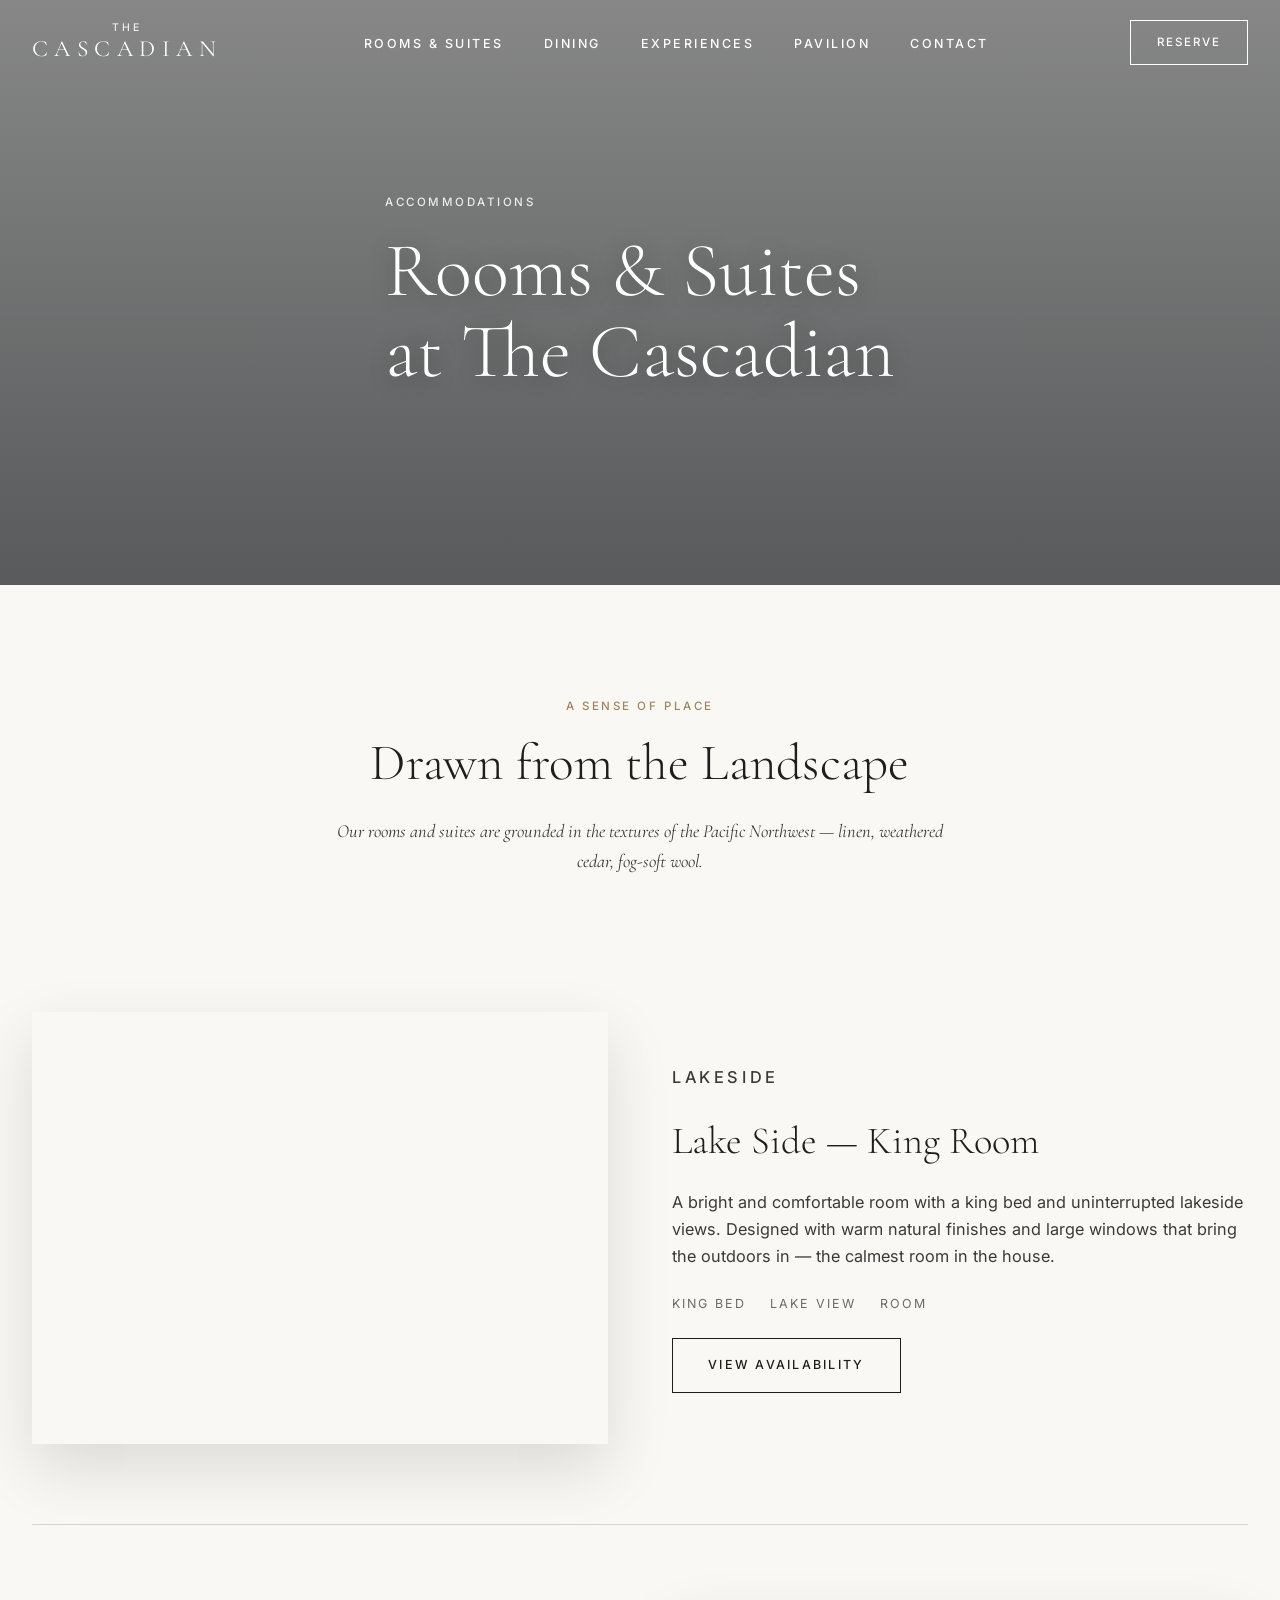
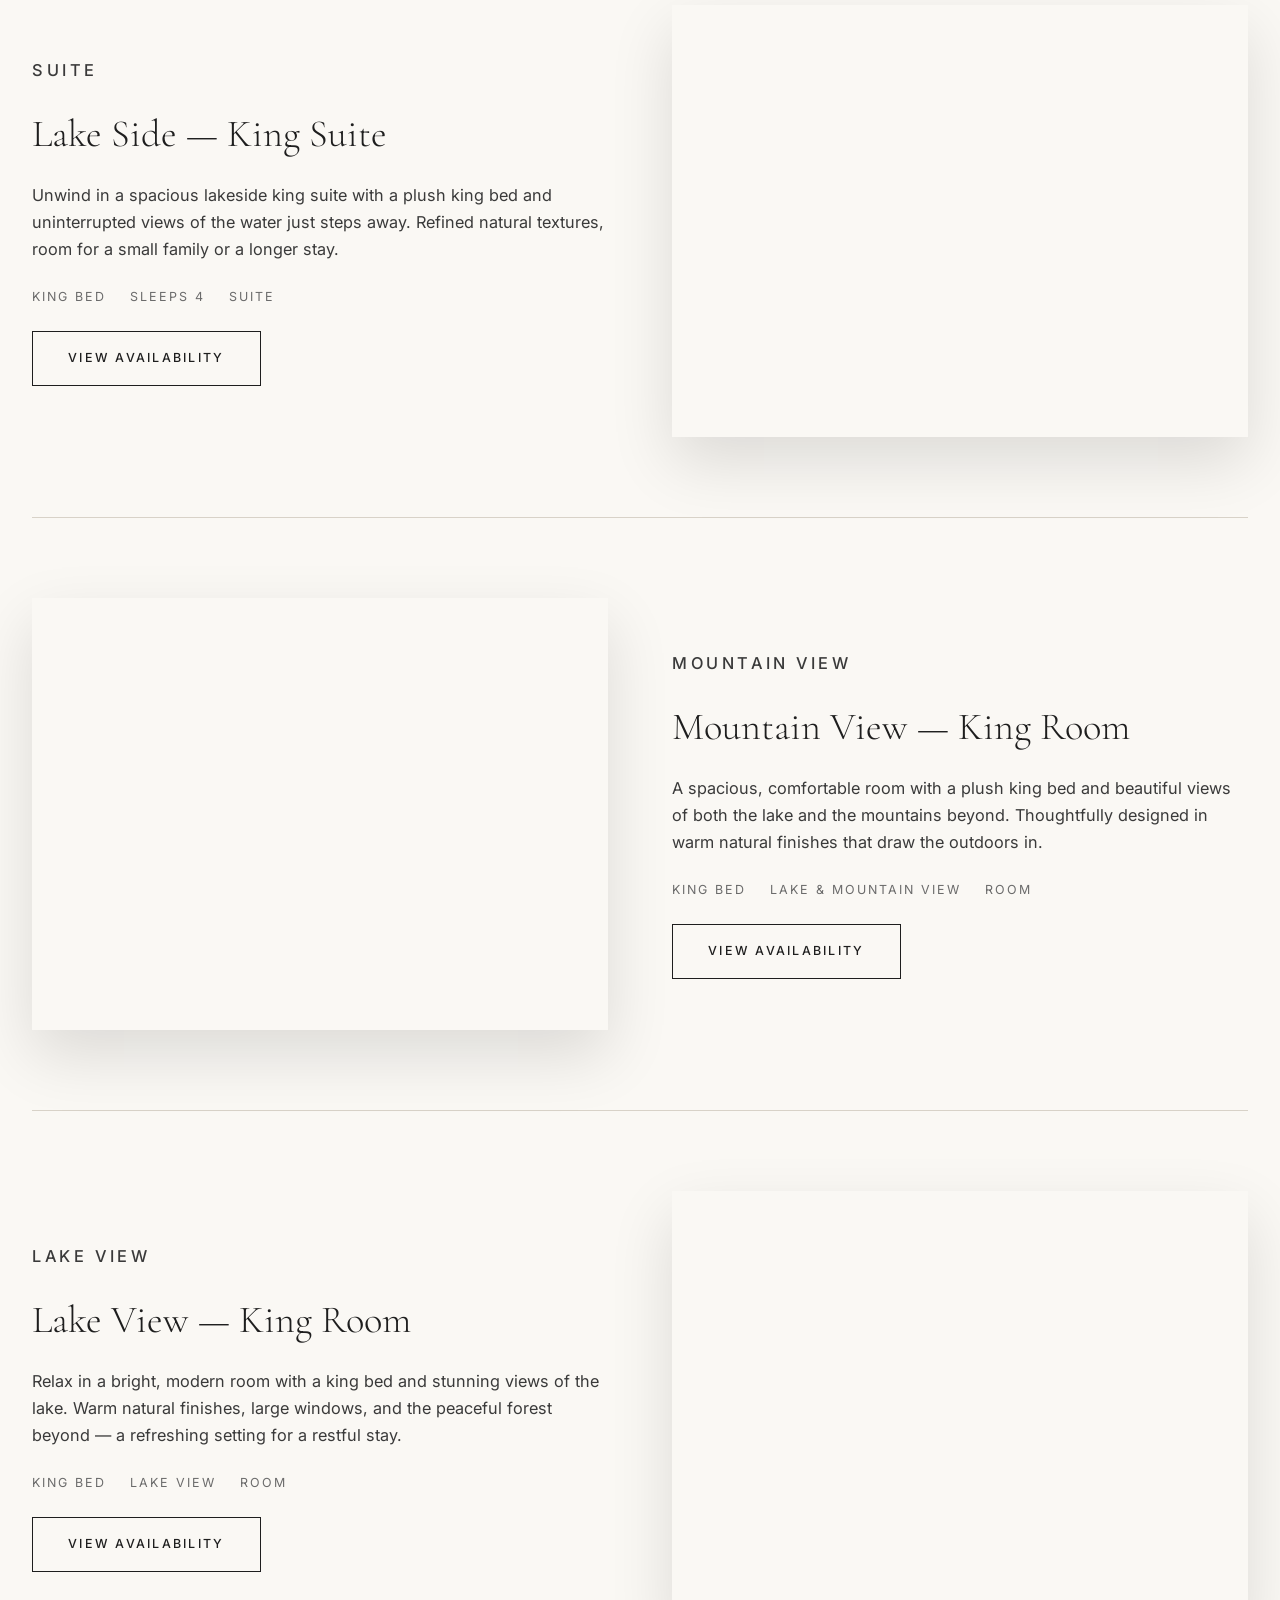
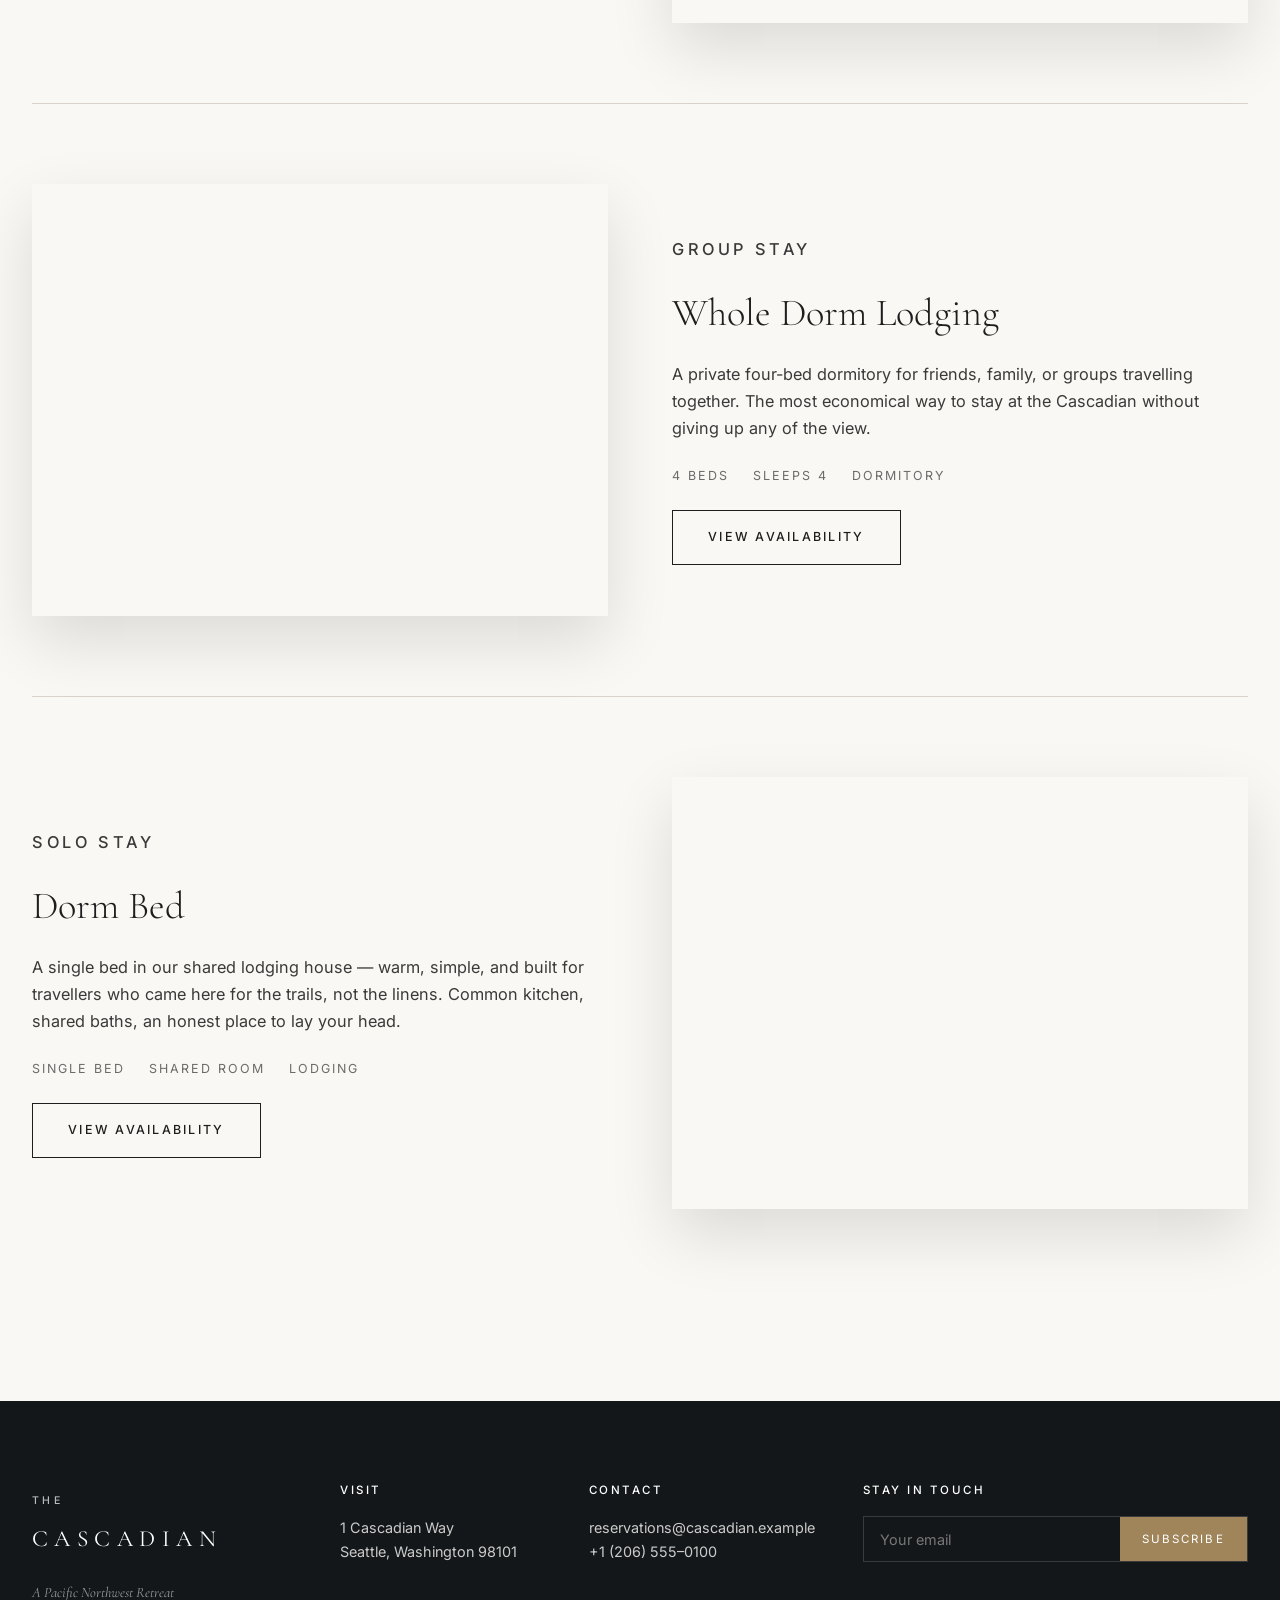
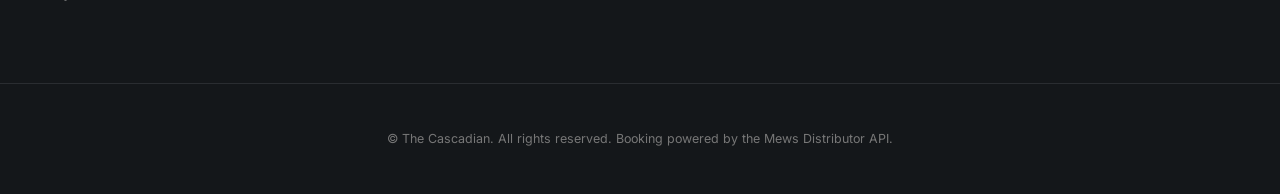
<file: rooms.html>
<!DOCTYPE html>
<html lang="en">
<head>
  <meta charset="UTF-8" />
  <meta name="viewport" content="width=device-width, initial-scale=1.0" />
  <title>Rooms &amp; Suites — The Cascadian</title>
  <link rel="preconnect" href="https://fonts.googleapis.com" />
  <link rel="preconnect" href="https://fonts.gstatic.com" crossorigin />
  <link href="https://fonts.googleapis.com/css2?family=Cormorant+Garamond:wght@300;400;500;600&family=Inter:wght@300;400;500;600&display=swap" rel="stylesheet" />
  <link rel="stylesheet" href="css/main.css" />
  <link rel="stylesheet" href="css/booking.css" />
</head>
<body>

  <header class="site-header scrolled" id="site-header">
    <div class="nav-inner">
      <a href="index.html" class="brand">
        <span class="brand-mark">THE</span>
        <span class="brand-name">CASCADIAN</span>
      </a>
      <nav class="primary-nav" aria-label="Primary">
        <ul>
          <li><a href="rooms.html">Rooms &amp; Suites</a></li>
          <li><a href="dining.html">Dining</a></li>
          <li><a href="experiences.html">Experiences</a></li>
          <li><a href="pavilion.html">Pavilion</a></li>
          <li><a href="index.html#contact">Contact</a></li>
        </ul>
      </nav>
      <a href="index.html#booking" class="cta-book">Reserve</a>
    </div>
  </header>

  <section class="subhero rooms">
    <div class="container">
      <p class="eyebrow">Accommodations</p>
      <h1>Rooms &amp; Suites<br/>at The Cascadian</h1>
    </div>
  </section>

  <section>
    <div class="container">
      <p class="eyebrow center">A Sense of Place</p>
      <h2 class="section-title center">Drawn from the Landscape</h2>
      <p class="section-sub center">
        Our rooms and suites are grounded in the textures of the Pacific
        Northwest &mdash; linen, weathered cedar, fog-soft wool.
      </p>
      <!-- Real Cascadian inventory + images from Mews /configuration/get.
           "View availability" opens a per-category month calendar (see
           js/availability-calendar.js), which hands off to the Distributor
           deep-link pattern once dates are chosen:
             mewsRoom={CategoryId} + mewsRoute=rates  →  rate-selection step -->

      <div class="room-row">
        <div class="col-image" style="background-image:url('https://cdn.mews-demo.com/Media/Image/dbbd5297-ca27-407a-87df-b4200133aa9d')"></div>
        <div>
          <p class="eyebrow">Lakeside</p>
          <h3>Lake Side &mdash; King Room</h3>
          <p>A bright and comfortable room with a king bed and uninterrupted lakeside views. Designed with warm natural finishes and large windows that bring the outdoors in &mdash; the calmest room in the house.</p>
          <div class="room-meta">
            <span>King Bed</span><span>Lake View</span><span>Room</span>
          </div>
          <a href="#" target="_blank" rel="noopener" class="btn-secondary" data-mews-room="2a80e9e4-d71d-4be0-afe2-b420012a4b8c" data-room-name="Lake Side — King Room">View availability</a>
        </div>
      </div>

      <div class="room-row reverse">
        <div class="col-image" style="background-image:url('https://cdn.mews-demo.com/Media/Image/3877921a-9c69-4304-b982-b41f011500d8')"></div>
        <div>
          <p class="eyebrow">Suite</p>
          <h3>Lake Side &mdash; King Suite</h3>
          <p>Unwind in a spacious lakeside king suite with a plush king bed and uninterrupted views of the water just steps away. Refined natural textures, room for a small family or a longer stay.</p>
          <div class="room-meta">
            <span>King Bed</span><span>Sleeps 4</span><span>Suite</span>
          </div>
          <a href="#" target="_blank" rel="noopener" class="btn-secondary" data-mews-room="c6b43b39-95b4-459c-b66d-b41f01145377" data-room-name="Lake Side — King Suite">View availability</a>
        </div>
      </div>

      <div class="room-row">
        <div class="col-image" style="background-image:url('https://cdn.mews-demo.com/Media/Image/ed20877c-2d52-4e7a-87a0-b40c013f46dc')"></div>
        <div>
          <p class="eyebrow">Mountain View</p>
          <h3>Mountain View &mdash; King Room</h3>
          <p>A spacious, comfortable room with a plush king bed and beautiful views of both the lake and the mountains beyond. Thoughtfully designed in warm natural finishes that draw the outdoors in.</p>
          <div class="room-meta">
            <span>King Bed</span><span>Lake &amp; Mountain View</span><span>Room</span>
          </div>
          <a href="#" target="_blank" rel="noopener" class="btn-secondary" data-mews-room="d917eed3-ca11-4a50-a071-b409011e1a29" data-room-name="Mountain View — King Room">View availability</a>
        </div>
      </div>

      <div class="room-row reverse">
        <div class="col-image" style="background-image:url('https://cdn.mews-demo.com/Media/Image/54a0e816-17a7-4057-91a6-b40c013f5912')"></div>
        <div>
          <p class="eyebrow">Lake View</p>
          <h3>Lake View &mdash; King Room</h3>
          <p>Relax in a bright, modern room with a king bed and stunning views of the lake. Warm natural finishes, large windows, and the peaceful forest beyond &mdash; a refreshing setting for a restful stay.</p>
          <div class="room-meta">
            <span>King Bed</span><span>Lake View</span><span>Room</span>
          </div>
          <a href="#" target="_blank" rel="noopener" class="btn-secondary" data-mews-room="1c9fcec5-7a32-4102-809d-b409016cbaf1" data-room-name="Lake View — King Room">View availability</a>
        </div>
      </div>

      <div class="room-row">
        <div class="col-image" style="background-image:url('https://cdn.mews-demo.com/Media/Image/3e75c443-120d-48fa-88b9-b447014b4ca1')"></div>
        <div>
          <p class="eyebrow">Group Stay</p>
          <h3>Whole Dorm Lodging</h3>
          <p>A private four-bed dormitory for friends, family, or groups travelling together. The most economical way to stay at the Cascadian without giving up any of the view.</p>
          <div class="room-meta">
            <span>4 Beds</span><span>Sleeps 4</span><span>Dormitory</span>
          </div>
          <a href="#" target="_blank" rel="noopener" class="btn-secondary" data-mews-room="135c4f4a-b04c-4f2f-80cd-b447014b438f" data-room-name="Whole Dorm Lodging">View availability</a>
        </div>
      </div>

      <div class="room-row reverse">
        <div class="col-image" style="background-image:url('https://cdn.mews-demo.com/Media/Image/77f80441-f101-4d14-bea3-b447014b1fbb')"></div>
        <div>
          <p class="eyebrow">Solo Stay</p>
          <h3>Dorm Bed</h3>
          <p>A single bed in our shared lodging house &mdash; warm, simple, and built for travellers who came here for the trails, not the linens. Common kitchen, shared baths, an honest place to lay your head.</p>
          <div class="room-meta">
            <span>Single Bed</span><span>Shared Room</span><span>Lodging</span>
          </div>
          <a href="#" target="_blank" rel="noopener" class="btn-secondary" data-mews-room="43fb6bc0-b99b-4cda-8d66-b447014b05fb" data-room-name="Dorm Bed">View availability</a>
        </div>
      </div>
    </div>
  </section>

  <div class="cal-modal" id="cal-modal" aria-hidden="true">
    <div class="cal-modal-backdrop" data-cal-close></div>
    <div class="cal-modal-panel" role="dialog" aria-modal="true" aria-labelledby="cal-modal-title">
      <button type="button" class="cal-modal-close" data-cal-close aria-label="Close">&times;</button>
      <p class="eyebrow">Availability</p>
      <h3 id="cal-modal-title">Room</h3>

      <div class="cal-month-nav">
        <button type="button" class="cal-nav-btn" id="cal-prev" aria-label="Previous month">&larr;</button>
        <span class="cal-month-label" id="cal-month-label">Month Year</span>
        <button type="button" class="cal-nav-btn" id="cal-next" aria-label="Next month">&rarr;</button>
      </div>

      <div class="cal-grid-wrap">
        <div class="cal-weekdays">
          <span>Sun</span><span>Mon</span><span>Tue</span><span>Wed</span><span>Thu</span><span>Fri</span><span>Sat</span>
        </div>
        <div class="cal-grid" id="cal-grid"></div>
        <div class="cal-loading" id="cal-loading" hidden>
          <span class="cal-spinner"></span> Checking availability&hellip;
        </div>
      </div>

      <div class="cal-footer">
        <p class="cal-selection" id="cal-selection">Select your arrival date.</p>
        <a href="#" target="_blank" rel="noopener" class="btn-primary is-disabled" id="cal-continue" aria-disabled="true">Continue to Mews</a>
      </div>
    </div>
  </div>

  <script src="js/config.js"></script>
  <script src="js/booking.js"></script>
  <script src="js/availability-calendar.js"></script>
  <script src="js/main.js"></script>

  <footer class="site-footer">
    <div class="container footer-grid">
      <div>
        <p class="brand-mark dark">THE</p>
        <p class="brand-name dark">CASCADIAN</p>
        <p class="footer-tag">A Pacific Northwest Retreat</p>
      </div>
      <div>
        <h4>Visit</h4>
        <p>1 Cascadian Way<br/>Seattle, Washington 98101</p>
      </div>
      <div>
        <h4>Contact</h4>
        <p>reservations@cascadian.example<br/>+1 (206) 555&ndash;0100</p>
      </div>
      <div>
        <h4>Stay in Touch</h4>
        <form class="newsletter" onsubmit="event.preventDefault(); this.querySelector('button').textContent='Subscribed';">
          <input type="email" placeholder="Your email" required />
          <button type="submit">Subscribe</button>
        </form>
      </div>
    </div>
    <div class="footer-base">
      <p>&copy; The Cascadian. All rights reserved. Booking powered by the Mews Distributor API.</p>
    </div>
  </footer>
</body>
</html>
</file>
<file: css/main.css>
/* ============================================================
   THE CASCADIAN — main stylesheet
   Inspired by ritzcarlton.com — serif display, generous whitespace,
   muted earth/ash palette.
   ============================================================ */

:root {
  --bg:        #faf8f4;   /* warm off-white */
  --ink:       #1e1e1e;
  --ink-soft:  #3a3a3a;
  --muted:     #6b6b6b;
  --line:      #d8d2c8;
  --gold:      #a0855b;   /* understated accent */
  --gold-dark: #7a6442;
  --dark:      #14171a;

  --serif: "Cormorant Garamond", "Hoefler Text", "Garamond", serif;
  --sans:  "Inter", -apple-system, BlinkMacSystemFont, "Helvetica Neue", sans-serif;

  --container: 1280px;
  --nav-h: 84px;
}

/* ===== reset ===== */
*, *::before, *::after { box-sizing: border-box; }
html, body { margin: 0; padding: 0; }
body {
  background: var(--bg);
  color: var(--ink);
  font-family: var(--sans);
  font-size: 16px;
  line-height: 1.65;
  -webkit-font-smoothing: antialiased;
  -moz-osx-font-smoothing: grayscale;
}
img, video { display: block; max-width: 100%; }
a { color: inherit; text-decoration: none; }
button { font: inherit; cursor: pointer; border: none; background: none; color: inherit; }
ul { list-style: none; padding: 0; margin: 0; }

.container { max-width: var(--container); margin: 0 auto; padding: 0 2rem; }
.center { text-align: center; }

/* ===== typography ===== */
.eyebrow {
  font-family: var(--sans);
  text-transform: uppercase;
  letter-spacing: 0.22em;
  font-size: 0.72rem;
  font-weight: 500;
  color: var(--gold);
  margin: 0 0 1.2rem 0;
}
.eyebrow.light { color: rgba(255,255,255,0.85); }
.eyebrow.center { display: block; }

.section-title {
  font-family: var(--serif);
  font-weight: 300;
  font-size: clamp(2.2rem, 4vw, 3.6rem);
  line-height: 1.1;
  letter-spacing: 0.005em;
  margin: 0 0 1.5rem 0;
}
.section-sub {
  font-family: var(--serif);
  font-style: italic;
  font-size: 1.15rem;
  color: var(--ink-soft);
  max-width: 640px;
  margin: 0 auto 3.5rem auto;
}

.link-arrow {
  display: inline-block;
  font-family: var(--sans);
  text-transform: uppercase;
  letter-spacing: 0.18em;
  font-size: 0.75rem;
  font-weight: 500;
  color: var(--gold-dark);
  border-bottom: 1px solid var(--gold);
  padding-bottom: 4px;
  margin-top: 1rem;
  transition: color .2s ease, border-color .2s ease;
}
.link-arrow:hover { color: var(--ink); border-color: var(--ink); }

/* ===== buttons ===== */
.btn-primary, .btn-secondary, .hero-cta, .cta-book {
  display: inline-block;
  font-family: var(--sans);
  text-transform: uppercase;
  letter-spacing: 0.18em;
  font-size: 0.78rem;
  font-weight: 500;
  padding: 1rem 2.2rem;
  border: 1px solid var(--ink);
  transition: background .25s ease, color .25s ease, border-color .25s ease;
}
.btn-primary { background: var(--ink); color: var(--bg); }
.btn-primary:hover { background: transparent; color: var(--ink); }
.btn-secondary { background: transparent; color: var(--ink); }
.btn-secondary:hover { background: var(--ink); color: var(--bg); }

/* ===== nav ===== */
.site-header {
  position: fixed; top: 0; left: 0; right: 0;
  height: var(--nav-h);
  z-index: 100;
  background: transparent;
  transition: background .35s ease, box-shadow .35s ease, color .35s ease;
  color: #fff;
}
.site-header.scrolled {
  background: rgba(250, 248, 244, 0.97);
  color: var(--ink);
  box-shadow: 0 1px 0 var(--line);
}
.nav-inner {
  max-width: var(--container);
  height: 100%;
  margin: 0 auto;
  padding: 0 2rem;
  display: flex;
  align-items: center;
  justify-content: space-between;
  gap: 2rem;
}
.brand { display: flex; flex-direction: column; align-items: center; line-height: 1; }
.brand-mark {
  font-family: var(--sans);
  font-size: 0.66rem;
  font-weight: 500;
  letter-spacing: 0.32em;
  opacity: 0.85;
}
.brand-name {
  font-family: var(--serif);
  font-size: 1.45rem;
  font-weight: 400;
  letter-spacing: 0.28em;
  margin-top: 4px;
}
.brand-mark.dark { color: var(--ink); }
.brand-name.dark { color: var(--ink); }

.primary-nav ul {
  display: flex;
  gap: 2.5rem;
}
.primary-nav a {
  font-size: 0.78rem;
  text-transform: uppercase;
  letter-spacing: 0.2em;
  font-weight: 500;
  padding: .5rem 0;
  border-bottom: 1px solid transparent;
  transition: border-color .25s ease;
}
.primary-nav a:hover { border-color: currentColor; }

.cta-book {
  padding: .75rem 1.6rem;
  border-color: currentColor;
  font-size: 0.72rem;
}
/* Hover is the same gesture in both header states: ink fill, light label.
   Don't reach for `currentColor` here — in any property other than `color`
   it resolves against the `color` this very rule sets, so `background:
   currentColor` + `color: var(--ink)` both land on ink and the label
   disappears into the fill. Name the colours explicitly. */
.cta-book:hover { background: var(--ink); color: var(--bg); border-color: var(--ink); }

/* ===== hero ===== */
.hero {
  position: relative;
  min-height: 100vh;
  width: 100%;
  overflow: hidden;
  color: #fff;
  display: flex;
  align-items: center;
}
.hero-video-stage {
  position: absolute; inset: 0;
  z-index: 0;
}
.hero-video {
  position: absolute; inset: 0;
  width: 100%; height: 100%;
  object-fit: cover;
  opacity: 0;
  transition: opacity 1.6s ease-in-out;
}
.hero-video.active { opacity: 1; }
.hero-tint {
  position: absolute; inset: 0;
  background:
    linear-gradient(180deg,
      rgba(20,23,26,0.55) 0%,
      rgba(20,23,26,0.25) 40%,
      rgba(20,23,26,0.55) 100%);
}

.hero-copy {
  position: relative; z-index: 2;
  max-width: var(--container);
  width: 100%;
  margin: 0 auto;
  padding: 0 2rem;
}
.hero-copy .eyebrow { color: rgba(255,255,255,0.88); }
.hero-title {
  font-family: var(--serif);
  font-weight: 300;
  font-size: clamp(2.8rem, 7vw, 6rem);
  line-height: 1.02;
  letter-spacing: 0.005em;
  margin: 0 0 1.5rem 0;
  max-width: 12ch;
  text-shadow: 0 2px 24px rgba(0,0,0,0.3);
}
.hero-sub {
  max-width: 520px;
  font-size: 1.05rem;
  line-height: 1.7;
  margin-bottom: 2.5rem;
  opacity: 0.95;
}
.hero-cta {
  color: #fff;
  border-color: #fff;
}
.hero-cta:hover { background: #fff; color: var(--ink); }

.hero-credit {
  position: absolute;
  right: 1.5rem;
  bottom: 1.25rem;
  z-index: 2;
  font-size: 0.7rem;
  letter-spacing: 0.1em;
  color: rgba(255,255,255,0.55);
  text-transform: uppercase;
}
.hero-dots {
  position: absolute;
  left: 50%;
  bottom: 2.5rem;
  z-index: 2;
  transform: translateX(-50%);
  display: flex;
  gap: 0.7rem;
}
.dot {
  width: 30px; height: 2px;
  background: rgba(255,255,255,0.4);
  transition: background .3s ease;
}
.dot.active { background: rgba(255,255,255,1); }

/* ===== sections ===== */
section { padding: 7rem 0; }

.two-col {
  display: grid;
  grid-template-columns: 1fr 1fr;
  gap: 5rem;
  align-items: center;
}
.story .col-text p {
  color: var(--ink-soft);
  margin-bottom: 1.4rem;
  font-size: 1.02rem;
}
.image-frame {
  width: 100%;
  aspect-ratio: 4/5;
  background-size: cover;
  background-position: center;
  box-shadow: 0 25px 80px rgba(0,0,0,0.15);
}
.frame-1 { background-image: url('https://images.pexels.com/photos/35660010/pexels-photo-35660010.jpeg?auto=compress&cs=tinysrgb&w=1400'); }

/* ===== rooms preview ===== */
.rooms-preview { background: #f3eee5; }
.rooms-grid {
  display: grid;
  grid-template-columns: repeat(3, 1fr);
  gap: 2rem;
}
.room-card {
  background: #fff;
  display: flex;
  flex-direction: column;
  transition: transform .35s ease, box-shadow .35s ease;
}
.room-card:hover {
  transform: translateY(-6px);
  box-shadow: 0 30px 60px rgba(0,0,0,0.12);
}
.room-image {
  width: 100%;
  aspect-ratio: 4/3;
  background-size: cover;
  background-position: center;
}
.room-body { padding: 2rem 1.8rem 2.2rem; }
.room-body h3 {
  font-family: var(--serif);
  font-weight: 400;
  font-size: 1.55rem;
  margin: 0 0 0.6rem 0;
}
.room-body p {
  color: var(--muted);
  margin: 0 0 1rem 0;
  font-size: 0.96rem;
}
.room-price {
  font-family: var(--serif);
  color: var(--ink);
  font-size: 1.1rem;
  margin: 0.5rem 0 0.5rem 0;
}
.room-price small {
  font-family: var(--sans);
  color: var(--muted);
  font-size: 0.75rem;
  letter-spacing: 0.1em;
  text-transform: uppercase;
  margin-left: 0.4rem;
}

/* ===== experiences ===== */
.experiences-preview { background: var(--dark); color: #fff; padding: 0; }
.exp-grid {
  display: grid;
  grid-template-columns: repeat(3, 1fr);
  min-height: 70vh;
}
.exp-tile {
  position: relative;
  background-size: cover;
  background-position: center;
  display: flex;
  align-items: flex-end;
  padding: 3rem 2.2rem;
  min-height: 480px;
  transition: filter .4s ease;
}
.exp-tile::before {
  content: "";
  position: absolute; inset: 0;
  background: linear-gradient(180deg, rgba(0,0,0,0.05) 30%, rgba(0,0,0,0.75) 100%);
  transition: background .4s ease;
}
.exp-tile:hover::before { background: linear-gradient(180deg, rgba(0,0,0,0.2) 0%, rgba(0,0,0,0.85) 100%); }
.exp-tile-1 { background-image: url('https://images.unsplash.com/photo-1502920917128-1aa500764cbd?auto=format&fit=crop&w=1600&q=80'); }
.exp-tile-2 { background-image: url('https://images.unsplash.com/photo-1464822759023-fed622ff2c3b?auto=format&fit=crop&w=1600&q=80'); }
.exp-tile-3 { background-image: url('https://images.unsplash.com/photo-1414235077428-338989a2e8c0?auto=format&fit=crop&w=1600&q=80'); }
.exp-overlay { position: relative; z-index: 1; }
.exp-overlay h3 {
  font-family: var(--serif);
  font-weight: 400;
  font-size: 2rem;
  margin: 0 0 0.5rem 0;
}
.exp-overlay p {
  margin: 0;
  font-size: 0.95rem;
  opacity: 0.9;
  max-width: 30ch;
}

/* ===== story ===== */
.story { background: var(--bg); }

/* ===== footer ===== */
.site-footer {
  background: var(--dark);
  color: #cbcbcb;
  padding: 5rem 0 2rem;
  font-size: 0.9rem;
}
.footer-grid {
  display: grid;
  grid-template-columns: 1.3fr 1fr 1fr 1.4fr;
  gap: 3rem;
}
.site-footer h4 {
  font-family: var(--sans);
  text-transform: uppercase;
  letter-spacing: 0.22em;
  font-size: 0.72rem;
  color: #fff;
  margin: 0 0 1rem 0;
  font-weight: 500;
}
.site-footer .brand-mark.dark { color: #fff; opacity: 0.7; }
.site-footer .brand-name.dark { color: #fff; }
.footer-tag {
  font-family: var(--serif);
  font-style: italic;
  margin-top: 0.6rem;
  color: #9b9b9b;
}
.newsletter {
  display: flex;
  border: 1px solid #3a3a3a;
}
.newsletter input {
  flex: 1;
  background: transparent;
  border: none;
  padding: 0.85rem 1rem;
  color: #fff;
  font-family: var(--sans);
  font-size: 0.9rem;
}
.newsletter input::placeholder { color: #777; }
.newsletter input:focus { outline: none; }
.newsletter button {
  background: var(--gold);
  color: #fff;
  padding: 0 1.4rem;
  font-size: 0.72rem;
  letter-spacing: 0.18em;
  text-transform: uppercase;
  transition: background .25s ease;
}
.newsletter button:hover { background: var(--gold-dark); }
.footer-base {
  margin-top: 4rem;
  padding-top: 2rem;
  border-top: 1px solid #2a2d31;
  text-align: center;
  color: #777;
  font-size: 0.78rem;
}
.legal-small {
  margin-top: 0.5rem;
  font-size: 0.72rem;
  color: #5e5e5e;
}

/* ===== sub-page hero (rooms, dining, experiences) ===== */
.subhero {
  position: relative;
  height: 65vh;
  min-height: 460px;
  display: flex;
  align-items: center;
  color: #fff;
  background-size: cover;
  background-position: center;
  overflow: hidden;
}
.subhero::before {
  content: "";
  position: absolute; inset: 0;
  background: linear-gradient(180deg, rgba(20,23,26,0.5) 0%, rgba(20,23,26,0.7) 100%);
}
.subhero .container {
  position: relative;
  z-index: 1;
}
.subhero .eyebrow { color: rgba(255,255,255,0.85); }
.subhero h1 {
  font-family: var(--serif);
  font-weight: 300;
  font-size: clamp(2.5rem, 6vw, 4.8rem);
  line-height: 1.05;
  margin: 0;
  max-width: 14ch;
  text-shadow: 0 2px 24px rgba(0,0,0,0.3);
}

/* Solid backgrounds for sub-page hero panels */
.subhero.rooms     { background-image: url('https://images.pexels.com/photos/6919879/pexels-photo-6919879.jpeg'); }
.subhero.dining    { background-image: url('https://images.unsplash.com/photo-1414235077428-338989a2e8c0?auto=format&fit=crop&w=2000&q=80'); }
.subhero.experiences { background-image: url('https://images.unsplash.com/photo-1464822759023-fed622ff2c3b?auto=format&fit=crop&w=2000&q=80'); }

/* ===== room detail rows ===== */
.room-row {
  display: grid;
  grid-template-columns: 1fr 1fr;
  gap: 4rem;
  align-items: center;
  padding: 5rem 0;
  border-bottom: 1px solid var(--line);
}
.room-row:last-child { border-bottom: none; }
.room-row.reverse .col-image { order: 2; }
.room-row .col-image {
  width: 100%;
  aspect-ratio: 4/3;
  background-size: cover;
  background-position: center;
  box-shadow: 0 25px 60px rgba(0,0,0,0.12);
}
.room-row h3 {
  font-family: var(--serif);
  font-weight: 300;
  font-size: clamp(1.8rem, 3vw, 2.8rem);
  margin: 0 0 1rem 0;
}
.room-row .room-meta {
  display: flex;
  gap: 1.5rem;
  margin: 1.5rem 0;
  font-size: 0.78rem;
  text-transform: uppercase;
  letter-spacing: 0.16em;
  color: var(--muted);
}
.room-row p {
  color: var(--ink-soft);
  font-size: 1.02rem;
  margin: 0 0 1.2rem 0;
}
.room-row .room-price {
  font-family: var(--serif);
  font-size: 1.6rem;
  margin: 1.5rem 0;
}
.room-row .room-price small {
  font-family: var(--sans);
  color: var(--muted);
  font-size: 0.7rem;
  letter-spacing: 0.18em;
  text-transform: uppercase;
  margin-left: 0.5rem;
}

/* ===== dining cards ===== */
.dining-grid {
  display: grid;
  grid-template-columns: repeat(2, 1fr);
  gap: 3rem;
  margin-top: 3rem;
}
.dining-card {
  background: #fff;
  padding: 0;
  box-shadow: 0 15px 40px rgba(0,0,0,0.08);
}
.dining-card .di-img {
  width: 100%;
  aspect-ratio: 16/10;
  background-size: cover;
  background-position: center;
}
.dining-card .di-body { padding: 2rem 2rem 2.5rem; }
.dining-card h3 {
  font-family: var(--serif);
  font-weight: 400;
  font-size: 1.7rem;
  margin: 0 0 0.5rem 0;
}
.dining-card .di-sub {
  font-family: var(--serif);
  font-style: italic;
  color: var(--gold-dark);
  margin: 0 0 1rem 0;
}
.dining-card p { color: var(--ink-soft); }

/* ===== experiences ===== */
.exp-list {
  display: grid;
  grid-template-columns: repeat(2, 1fr);
  gap: 3rem;
  margin-top: 3rem;
}
.exp-item {
  display: grid;
  grid-template-columns: 0.9fr 1.1fr;
  gap: 1.5rem;
  align-items: center;
}
.exp-item .exp-img {
  width: 100%;
  aspect-ratio: 4/3;
  background-size: cover;
  background-position: center;
}
.exp-item h3 {
  font-family: var(--serif);
  font-weight: 400;
  font-size: 1.5rem;
  margin: 0 0 0.4rem 0;
}
.exp-item p { color: var(--ink-soft); font-size: 0.95rem; margin: 0; }

/* ===== responsive ===== */
@media (max-width: 960px) {
  .primary-nav { display: none; }
  .rooms-grid { grid-template-columns: 1fr; }
  .exp-grid { grid-template-columns: 1fr; }
  .two-col { grid-template-columns: 1fr; gap: 2.5rem; }
  .footer-grid { grid-template-columns: 1fr 1fr; }
  section { padding: 5rem 0; }
  .room-row { grid-template-columns: 1fr; gap: 2rem; }
  .room-row.reverse .col-image { order: 0; }
  .dining-grid, .exp-list { grid-template-columns: 1fr; }
  .exp-item { grid-template-columns: 1fr; }
}
@media (max-width: 560px) {
  .footer-grid { grid-template-columns: 1fr; }
  .nav-inner { padding: 0 1.2rem; }
  .container { padding: 0 1.2rem; }
}
</file>
<file: css/booking.css>
/* ============================================================
   Booking widget — Mews Distributor surface
   ============================================================ */

.booking-section {
  background: var(--bg);
  padding: 0;
  position: relative;
  z-index: 5;
  margin-top: -90px;     /* float card into the hero */
}

.booking-card {
  background: #fff;
  padding: 3.5rem 3rem;
  max-width: 1140px;
  margin: 0 auto;
  box-shadow: 0 30px 80px rgba(0,0,0,0.12);
}

.booking-form {
  display: grid;
  grid-template-columns: 1fr 1fr 0.7fr 0.7fr 1.2fr;
  gap: 1.25rem;
  align-items: end;
  margin-top: 1.5rem;
}

.field {
  display: flex;
  flex-direction: column;
}
.field label {
  font-family: var(--sans);
  text-transform: uppercase;
  letter-spacing: 0.18em;
  font-size: 0.68rem;
  color: var(--muted);
  margin-bottom: 0.55rem;
  font-weight: 500;
}
.field input,
.field select {
  font-family: var(--serif);
  font-size: 1.1rem;
  padding: 0.75rem 0.6rem;
  border: none;
  border-bottom: 1px solid var(--line);
  background: transparent;
  color: var(--ink);
  border-radius: 0;
  transition: border-color .25s ease;
  appearance: none;
  -webkit-appearance: none;
}
.field input:focus,
.field select:focus {
  outline: none;
  border-bottom-color: var(--ink);
}
.field select {
  background-image: url("data:image/svg+xml,%3Csvg xmlns='http://www.w3.org/2000/svg' width='10' height='6' viewBox='0 0 10 6'%3E%3Cpath fill='%23999' d='M0 0l5 6 5-6z'/%3E%3C/svg%3E");
  background-repeat: no-repeat;
  background-position: right 0.4rem center;
  padding-right: 1.5rem;
}

.booking-form .btn-primary {
  height: 50px;
  padding: 0 1.5rem;
  white-space: nowrap;
}

/* ===== availability results ===== */
.availability-results {
  margin-top: 3rem;
}
.availability-results:empty { display: none; }

.av-status {
  font-family: var(--serif);
  font-style: italic;
  color: var(--muted);
  text-align: center;
  padding: 2rem 0;
}
.av-error {
  background: #fbf2ee;
  border-left: 3px solid #c46a4c;
  padding: 1.2rem 1.4rem;
  color: #6b3a2a;
  font-size: 0.95rem;
}
.av-error strong { display: block; margin-bottom: 0.3rem; }

.av-grid {
  display: grid;
  grid-template-columns: 1fr;
  gap: 1.5rem;
}

.av-card {
  display: grid;
  grid-template-columns: 280px 1fr auto;
  gap: 2rem;
  align-items: center;
  padding: 1.5rem;
  border: 1px solid var(--line);
  background: #fdfcf9;
  transition: box-shadow .25s ease, transform .25s ease;
}
.av-card:hover {
  box-shadow: 0 15px 40px rgba(0,0,0,0.06);
  transform: translateY(-2px);
}
.av-card .av-img {
  width: 100%;
  aspect-ratio: 4/3;
  background-size: cover;
  background-position: center;
  background-color: #e9e2d3;
}
.av-card .av-info h4 {
  font-family: var(--serif);
  font-weight: 400;
  font-size: 1.6rem;
  margin: 0 0 0.4rem 0;
}
.av-card .av-info p {
  color: var(--muted);
  margin: 0 0 0.6rem 0;
  font-size: 0.95rem;
}
.av-card .av-meta {
  display: flex;
  gap: 1.2rem;
  font-size: 0.78rem;
  text-transform: uppercase;
  letter-spacing: 0.14em;
  color: var(--ink-soft);
}
.av-rate {
  margin: 0.8rem 0 0 0 !important;
  font-family: var(--serif);
  color: var(--gold-dark);
  font-size: 0.95rem;
}
.av-card .av-price {
  text-align: right;
  min-width: 180px;
}
.av-price .price-val {
  font-family: var(--serif);
  font-size: 2rem;
  color: var(--ink);
  display: block;
  margin-bottom: 0.2rem;
}
.av-price .price-unit {
  display: block;
  font-size: 0.7rem;
  text-transform: uppercase;
  letter-spacing: 0.18em;
  color: var(--muted);
  margin-bottom: 1rem;
}

/* ===== distributor disabled banner ===== */
.distributor-disabled {
  background: #fef9ec;
  border: 1px solid #e7d59c;
  color: #6e5410;
  padding: 1.2rem 1.4rem;
  margin-top: 2rem;
  font-size: 0.9rem;
  line-height: 1.6;
}
.distributor-disabled code {
  background: rgba(0,0,0,0.06);
  padding: 0.1rem 0.4rem;
  font-size: 0.85rem;
  border-radius: 2px;
}

/* ===== per-room availability calendar modal ===== */
body.cal-modal-open { overflow: hidden; }

.cal-modal {
  position: fixed;
  inset: 0;
  z-index: 200;
  display: none;
  align-items: center;
  justify-content: center;
  padding: 1.5rem;
}
.cal-modal.is-open { display: flex; }

.cal-modal-backdrop {
  position: absolute;
  inset: 0;
  background: rgba(20, 23, 26, 0.55);
}

.cal-modal-panel {
  position: relative;
  background: #fff;
  width: 100%;
  max-width: 640px;
  max-height: calc(100vh - 3rem);
  overflow-y: auto;
  padding: 2.5rem 2.5rem 2rem;
  box-shadow: 0 30px 80px rgba(0,0,0,0.25);
}
.cal-modal-panel h3 {
  font-family: var(--serif);
  font-weight: 400;
  font-size: 1.9rem;
  margin: 0.2rem 0 1.4rem;
}

.cal-modal-close {
  position: absolute;
  top: 1.2rem;
  right: 1.4rem;
  background: none;
  border: none;
  font-size: 1.6rem;
  line-height: 1;
  color: var(--muted);
  cursor: pointer;
  padding: 0.2rem 0.4rem;
}
.cal-modal-close:hover { color: var(--ink); }

.cal-month-nav {
  display: flex;
  align-items: center;
  justify-content: space-between;
  margin-bottom: 1rem;
}
.cal-month-label {
  font-family: var(--serif);
  font-size: 1.15rem;
  color: var(--ink);
}
.cal-nav-btn {
  background: none;
  border: 1px solid var(--line);
  width: 34px;
  height: 34px;
  font-size: 1rem;
  color: var(--ink);
  cursor: pointer;
  transition: background .2s ease, color .2s ease, border-color .2s ease;
}
.cal-nav-btn:hover:not(:disabled) { background: var(--ink); color: var(--bg); border-color: var(--ink); }
.cal-nav-btn:disabled { opacity: 0.3; cursor: default; }

.cal-grid-wrap { position: relative; min-height: 260px; }

.cal-weekdays {
  display: grid;
  grid-template-columns: repeat(7, 1fr);
  font-family: var(--sans);
  text-transform: uppercase;
  letter-spacing: 0.1em;
  font-size: 0.68rem;
  color: var(--muted);
  text-align: center;
  padding-bottom: 0.5rem;
  border-bottom: 1px solid var(--line);
  margin-bottom: 0.4rem;
}

.cal-grid {
  display: grid;
  grid-template-columns: repeat(7, 1fr);
  gap: 4px;
}
.cal-grid.is-loading { opacity: 0.35; pointer-events: none; }

.cal-day {
  aspect-ratio: 1 / 1;
  display: flex;
  flex-direction: column;
  align-items: center;
  justify-content: center;
  gap: 2px;
  border: 1px solid transparent;
  background: transparent;
  font-family: var(--sans);
  color: var(--ink);
  cursor: default;
}
.cal-day-blank { visibility: hidden; }
.cal-day-num { font-size: 0.85rem; }
.cal-day-price { font-size: 0.62rem; color: var(--gold-dark); }

.cal-day-available {
  cursor: pointer;
  border-color: var(--line);
}
.cal-day-available:hover { background: var(--bg); border-color: var(--gold); }

.cal-day-unavailable,
.cal-day-past,
.cal-day-unknown {
  color: var(--muted);
  opacity: 0.4;
  text-decoration: line-through;
}

.cal-day-selected {
  background: var(--ink) !important;
  border-color: var(--ink) !important;
}
.cal-day-selected .cal-day-num,
.cal-day-selected .cal-day-price { color: var(--bg); }

.cal-day-in-range {
  background: #efe9dc;
  border-color: #efe9dc;
}

.cal-error {
  grid-column: 1 / -1;
  text-align: center;
  color: var(--muted);
  font-family: var(--sans);
  font-size: 0.9rem;
  padding: 2rem 0;
}

.cal-loading {
  position: absolute;
  inset: 0;
  display: flex;
  align-items: center;
  justify-content: center;
  gap: 0.6rem;
  font-family: var(--sans);
  font-size: 0.85rem;
  color: var(--muted);
  background: rgba(255, 255, 255, 0.7);
}
.cal-loading[hidden] { display: none; }
.cal-spinner {
  width: 16px;
  height: 16px;
  border: 2px solid var(--line);
  border-top-color: var(--gold-dark);
  border-radius: 50%;
  animation: cal-spin 0.8s linear infinite;
}
@keyframes cal-spin { to { transform: rotate(360deg); } }

.cal-footer {
  display: flex;
  align-items: center;
  justify-content: space-between;
  gap: 1.5rem;
  margin-top: 1.6rem;
  padding-top: 1.4rem;
  border-top: 1px solid var(--line);
}
.cal-selection {
  font-family: var(--serif);
  font-style: italic;
  color: var(--ink-soft);
  margin: 0;
}
#cal-continue.is-disabled {
  opacity: 0.35;
  pointer-events: none;
}

@media (max-width: 560px) {
  .cal-modal-panel { padding: 2rem 1.25rem 1.5rem; }
  .cal-footer { flex-direction: column; align-items: stretch; text-align: center; }
}

/* ===== responsive ===== */
@media (max-width: 960px) {
  .booking-section { margin-top: -40px; }
  .booking-card { padding: 2.5rem 1.5rem; }
  .booking-form {
    grid-template-columns: 1fr 1fr;
  }
  .booking-form .btn-primary { grid-column: 1 / -1; }
  .av-card {
    grid-template-columns: 1fr;
    gap: 1rem;
  }
  .av-card .av-price { text-align: left; }
}
</file>
<file: css/springer.css>
/* ============================================================
   Springer Pavilion — event listing, seat map, API inspector
   Extends css/main.css; reuses its tokens and button classes.
   ============================================================ */

/* ===== venue hero ===== */
.spr-hero {
  position: relative;
  min-height: 78vh;
  display: flex;
  align-items: flex-end;
  background-size: cover;
  background-position: center 62%;
  color: #fff;
  margin-top: 0;
}
.spr-hero::before {
  content: "";
  position: absolute; inset: 0;
  background: linear-gradient(to top, rgba(10,12,14,0.82) 0%, rgba(10,12,14,0.25) 45%, rgba(10,12,14,0.35) 100%);
}
.spr-hero .container { position: relative; padding-bottom: 4.5rem; padding-top: calc(var(--nav-h) + 3rem); }
.spr-hero .eyebrow { color: rgba(255,255,255,0.85); }
.spr-hero h1 {
  font-family: var(--serif);
  font-weight: 300;
  font-size: clamp(2.6rem, 6vw, 5rem);
  line-height: 1.03;
  margin: 0 0 1.2rem;
}
.spr-hero p {
  max-width: 620px;
  color: rgba(255,255,255,0.86);
  font-size: 1.02rem;
  margin: 0;
}

/* ===== event list ===== */
.spr-events { display: grid; gap: 2rem; margin-top: 2.5rem; }

.spr-event {
  display: grid;
  grid-template-columns: 320px 1fr 220px;
  gap: 2.2rem;
  align-items: center;
  background: #fff;
  border: 1px solid var(--line);
  padding: 1.6rem;
}
.spr-event.is-soldout { opacity: 0.62; }

.spr-event-img {
  position: relative;
  height: 200px;
  background-size: cover;
  background-position: center;
}
.spr-event-kind {
  position: absolute;
  left: 0; bottom: 0;
  background: rgba(20,23,26,0.85);
  color: #fff;
  font-size: 0.66rem;
  letter-spacing: 0.18em;
  text-transform: uppercase;
  padding: 0.45rem 0.9rem;
}

.spr-event-when {
  font-size: 0.74rem;
  letter-spacing: 0.16em;
  text-transform: uppercase;
  color: var(--gold-dark);
  margin: 0 0 0.5rem;
}
.spr-event-body h3 {
  font-family: var(--serif);
  font-weight: 400;
  font-size: 1.85rem;
  margin: 0 0 0.7rem;
  line-height: 1.15;
}
.spr-event-desc { color: var(--ink-soft); font-size: 0.94rem; margin: 0 0 1rem; }
.spr-event-meta {
  display: flex; flex-wrap: wrap; gap: 1.4rem;
  font-size: 0.78rem; color: var(--muted); margin: 0;
}
.spr-event-meta .spr-scarce { color: #a4432f; font-weight: 500; }
.spr-event-cta { text-align: right; }
.spr-event-cta .btn-primary { width: 100%; text-align: center; }

/* the smaller secondary action, sitting under Select Seats */
.spr-preview-link {
  display: block;
  width: 100%;
  margin-top: 0.7rem;
  font-size: 0.68rem;
  letter-spacing: 0.16em;
  text-transform: uppercase;
  color: var(--muted);
  padding: 0.2rem 0;
  transition: color .2s ease;
}
.spr-preview-link:hover { color: var(--gold-dark); }
.btn-primary.is-disabled,
.btn-primary:disabled { opacity: 0.45; pointer-events: none; }

/* ===== modal ===== */
body.spr-modal-open { overflow: hidden; }

.spr-modal {
  position: fixed; inset: 0; z-index: 220;
  display: none; align-items: center; justify-content: center;
  padding: 1.5rem;
}
.spr-modal.is-open { display: flex; }
.spr-modal-backdrop { position: absolute; inset: 0; background: rgba(14,16,18,0.62); }

.spr-modal-panel {
  position: relative;
  background: var(--bg);
  width: 100%;
  max-width: 820px;
  max-height: calc(100vh - 3rem);
  overflow-y: auto;
  box-shadow: 0 30px 90px rgba(0,0,0,0.32);
}
.spr-modal-close {
  position: absolute; top: 1rem; right: 1.2rem;
  font-size: 1.7rem; line-height: 1; color: var(--muted); z-index: 2;
  padding: 0.2rem 0.4rem;
}
.spr-modal-close:hover { color: var(--ink); }

.spr-modal-head {
  padding: 2.2rem 2.6rem 1.5rem;
  border-bottom: 1px solid var(--line);
  background: #fff;
}
.spr-modal-head h3 {
  font-family: var(--serif);
  font-weight: 400;
  font-size: 2rem;
  margin: 0.1rem 0 0.3rem;
}
.spr-modal-when { font-size: 0.85rem; color: var(--muted); margin: 0; }

.spr-step { padding: 2.2rem 2.6rem 2.4rem; }
.spr-step h4 {
  font-family: var(--serif);
  font-weight: 400;
  font-size: 1.4rem;
  margin: 0 0 0.5rem;
}
.spr-step > p.spr-lede { color: var(--ink-soft); font-size: 0.93rem; margin: 0 0 1.6rem; max-width: 62ch; }
.spr-muted { color: var(--muted); font-size: 0.85rem; }

/* ===== step 1: verify ===== */
.spr-fields { display: grid; grid-template-columns: 1fr 1fr; gap: 1.2rem; margin-bottom: 1.5rem; }
.spr-field label {
  display: block;
  font-size: 0.68rem;
  letter-spacing: 0.16em;
  text-transform: uppercase;
  color: var(--muted);
  margin-bottom: 0.5rem;
}
.spr-field input {
  width: 100%;
  font: inherit;
  padding: 0.85rem 1rem;
  border: 1px solid var(--line);
  background: #fff;
  color: var(--ink);
}
.spr-field input:focus { outline: none; border-color: var(--gold); }
.spr-error {
  background: #fdf0ec;
  border-left: 3px solid #a4432f;
  color: #7d3323;
  font-size: 0.88rem;
  padding: 0.9rem 1.1rem;
  margin: 0 0 1.4rem;
}

/* ===== step 2: seat map ===== */
.spr-welcome {
  background: #fff;
  border: 1px solid var(--line);
  padding: 0.95rem 1.2rem;
  font-size: 0.9rem;
  margin: 0 0 1.8rem;
}

.spr-stage {
  text-align: center;
  margin: 0 auto 2rem;
  max-width: 460px;
}
.spr-stage-bar {
  height: 34px;
  background: linear-gradient(to bottom, #e8e2d6, #d5cdbd);
  border-radius: 0 0 100% 100% / 0 0 46px 46px;
  display: flex; align-items: center; justify-content: center;
  font-size: 0.66rem; letter-spacing: 0.3em; text-transform: uppercase;
  color: var(--gold-dark);
}

.spr-seatgrid { display: grid; gap: 0.55rem; justify-content: center; margin-bottom: 1.6rem; }
.spr-row { display: flex; align-items: center; gap: 0.55rem; }
.spr-row-label {
  width: 1.2rem;
  font-size: 0.72rem;
  color: var(--muted);
  text-align: center;
  font-family: var(--serif);
}
.spr-block { display: flex; gap: 0.4rem; }
.spr-aisle { width: 2.2rem; }

.spr-seat {
  width: 36px; height: 34px;
  border-radius: 6px 6px 3px 3px;
  font-size: 0.72rem;
  font-variant-numeric: tabular-nums;
  border: 1px solid transparent;
  transition: transform .12s ease, background .15s ease, color .15s ease;
}
.spr-seat.is-open {
  background: #fff;
  border-color: var(--line);
  color: var(--ink-soft);
}
.spr-seat.is-open:hover { transform: translateY(-2px); border-color: var(--gold); color: var(--gold-dark); }
.spr-seat.is-selected { background: var(--gold); border-color: var(--gold-dark); color: #fff; font-weight: 600; }
.spr-seatgrid-preview .spr-seat { cursor: default; }
.spr-seatgrid-preview .spr-seat.is-open { border-color: var(--gold); color: var(--gold-dark); }

/* House / staff hold — withheld from sale, distinct from a guest purchase. */
.spr-seat.is-held {
  background: repeating-linear-gradient(
    -45deg, #e4ded2, #e4ded2 3px, #d6cfc0 3px, #d6cfc0 6px);
  border-color: #cdc5b4;
  color: #9a9384;
  cursor: not-allowed;
}
.spr-swatch.held {
  background: repeating-linear-gradient(
    -45deg, #e4ded2, #e4ded2 3px, #d6cfc0 3px, #d6cfc0 6px);
  border-color: #cdc5b4;
}

.spr-seat.is-sold {
  background: #e4dfd6;
  border-color: #dcd6cb;
  color: #b3aa9c;
  cursor: not-allowed;
  text-decoration: line-through;
}

.spr-legend {
  display: flex; justify-content: center; gap: 1.6rem;
  font-size: 0.72rem; color: var(--muted); margin-bottom: 1.4rem;
}
.spr-legend span { display: inline-flex; align-items: center; gap: 0.45rem; }
.spr-swatch { width: 14px; height: 14px; border-radius: 4px 4px 2px 2px; display: inline-block; }
.spr-swatch.open { background: #fff; border: 1px solid var(--line); }
.spr-swatch.selected { background: var(--gold); }
.spr-swatch.sold { background: #e4dfd6; }

.spr-seat-hint { font-size: 0.85rem; color: var(--muted); min-height: 1.3rem; margin: 0 0 1rem; text-align: center; }
.spr-seat-hint.is-warning { color: #a4432f; }

.spr-stepfoot {
  display: flex; align-items: center; justify-content: space-between; gap: 1.5rem;
  border-top: 1px solid var(--line);
  padding-top: 1.4rem;
  flex-wrap: wrap;
}
.spr-stepfoot .spr-count { font-size: 0.9rem; }

/* ===== step 3: review ===== */
.spr-review-dl { display: grid; gap: 0.6rem; margin: 0 0 1.8rem; }
.spr-review-dl > div { display: grid; grid-template-columns: 130px 1fr; gap: 1rem; font-size: 0.9rem; }
.spr-review-dl dt {
  font-size: 0.68rem; letter-spacing: 0.14em; text-transform: uppercase;
  color: var(--muted); padding-top: 0.15rem;
}
.spr-review-dl dd { margin: 0; }

.spr-subhead {
  font-size: 0.68rem; letter-spacing: 0.16em; text-transform: uppercase;
  color: var(--gold-dark); margin: 2rem 0 0.4rem;
}
.spr-subhead + p { font-size: 0.85rem; color: var(--muted); margin: 0 0 1rem; }

.spr-addons { display: grid; gap: 0.7rem; margin-bottom: 1.8rem; }
.spr-addon {
  display: grid;
  grid-template-columns: 64px 1fr auto;
  gap: 1rem;
  align-items: center;
  background: #fff;
  border: 1px solid var(--line);
  padding: 0.75rem;
}
.spr-addon.is-on { border-color: var(--gold); }
.spr-addon-img { width: 64px; height: 56px; background-size: cover; background-position: center; }
.spr-addon-img-blank { background: #eee9e0; }
.spr-addon-info h5 { font-family: var(--sans); font-size: 0.92rem; font-weight: 500; margin: 0 0 0.2rem; }
.spr-addon-info p {
  font-size: 0.79rem; color: var(--muted); margin: 0;
  display: -webkit-box; -webkit-line-clamp: 2; -webkit-box-orient: vertical; overflow: hidden;
}
.spr-addon-buy { display: flex; align-items: center; gap: 1rem; }
.spr-addon-price { font-size: 0.88rem; font-variant-numeric: tabular-nums; }
.spr-stepper { display: flex; align-items: center; border: 1px solid var(--line); background: var(--bg); }
.spr-stepper button { width: 30px; height: 30px; line-height: 1; color: var(--ink-soft); }
.spr-stepper button:hover:not(:disabled) { background: var(--ink); color: var(--bg); }
.spr-stepper button:disabled { opacity: 0.3; cursor: default; }
.spr-stepper span { min-width: 26px; text-align: center; font-size: 0.85rem; font-variant-numeric: tabular-nums; }

.spr-totals { border-top: 1px solid var(--line); padding-top: 1rem; margin-bottom: 1.8rem; }
.spr-total-line {
  display: flex; justify-content: space-between; gap: 2rem;
  font-size: 0.9rem; padding: 0.35rem 0; color: var(--ink-soft);
}
.spr-total-grand {
  border-top: 1px solid var(--line);
  margin-top: 0.5rem; padding-top: 0.8rem;
  font-family: var(--serif); font-size: 1.25rem; color: var(--ink);
}

/* ===== step 4: done ===== */
.spr-done-seats {
  font-family: var(--serif);
  font-size: 2.4rem;
  color: var(--gold-dark);
  margin: 0 0 1.5rem;
  letter-spacing: 0.04em;
}

/* ===== responsive ===== */
@media (max-width: 980px) {
  .spr-event { grid-template-columns: 240px 1fr; }
  .spr-event-cta { grid-column: 1 / -1; text-align: left; }
  .spr-event-cta .btn-primary { width: auto; }
  .spr-preview-link { width: auto; text-align: left; }
}
@media (max-width: 720px) {
  .spr-event { grid-template-columns: 1fr; }
  .spr-modal-head, .spr-step { padding-left: 1.4rem; padding-right: 1.4rem; }
  .spr-fields { grid-template-columns: 1fr; }
  .spr-seat { width: 28px; height: 28px; font-size: 0.64rem; }
  .spr-aisle { width: 1.1rem; }
}
</file>
